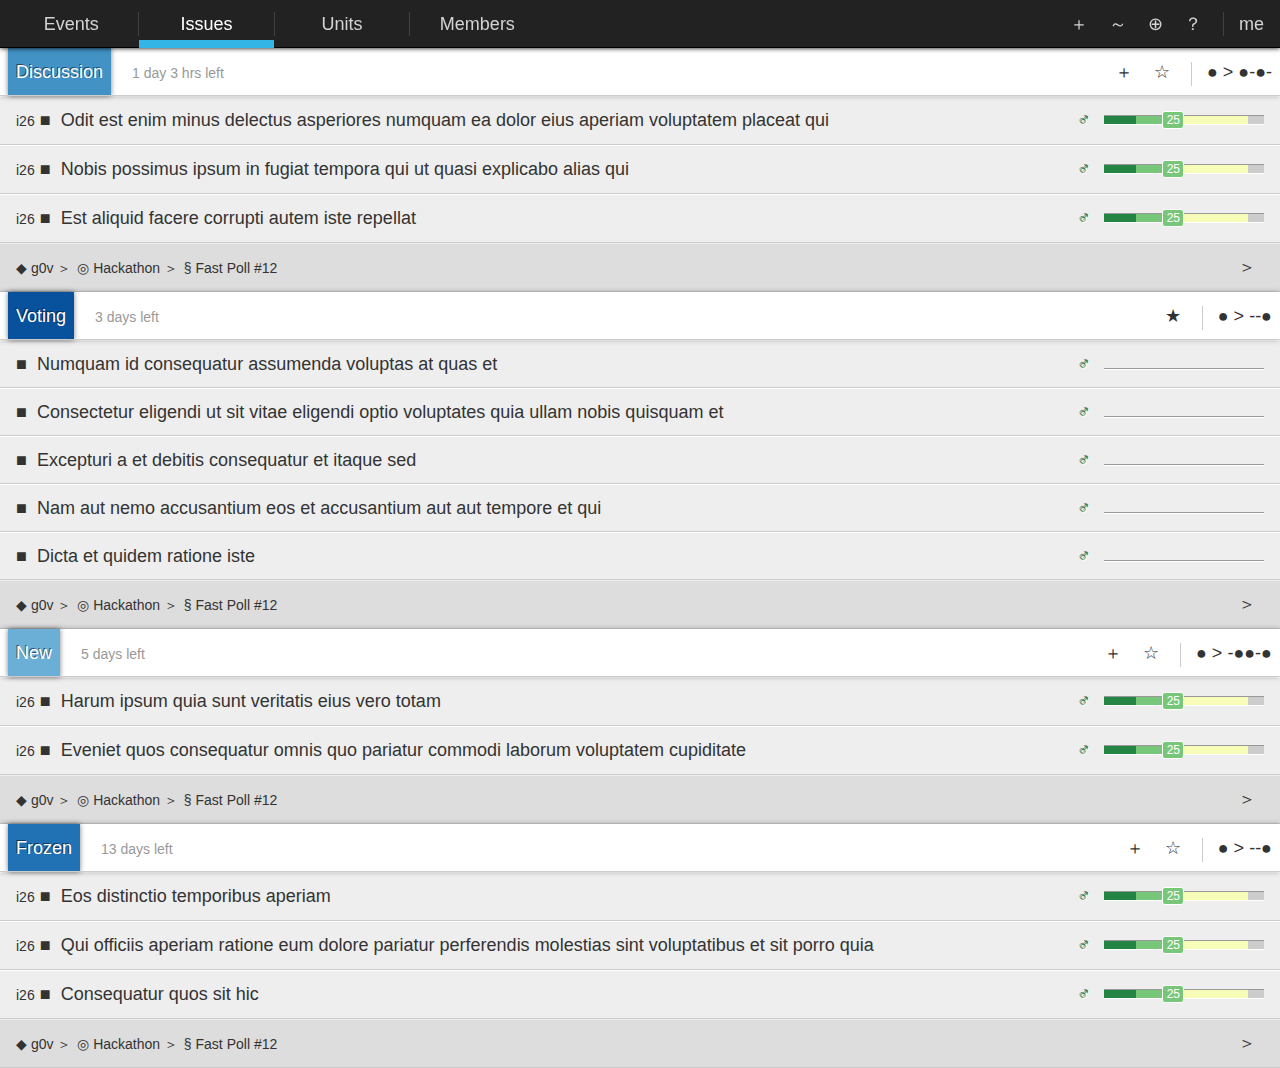
<file: index.html>
<!DOCTYPE html>
<!--[if lt IE 7]>      <html class="no-js lt-ie9 lt-ie8 lt-ie7"> <![endif]-->
<!--[if IE 7]>         <html class="no-js lt-ie9 lt-ie8"> <![endif]-->
<!--[if IE 8]>         <html class="no-js lt-ie9"> <![endif]-->
<!--[if gt IE 8]><!--> <html class="no-js"> <!--<![endif]-->
    <head>
        <meta charset="utf-8">
        <meta http-equiv="X-UA-Compatible" content="IE=edge,chrome=1">
        <title>  Issue List
 | pirate feedback ui redesign</title>
        <meta name="description" content="">
        <meta name="viewport" content="width=device-width">

        <!-- Place favicon.ico and apple-touch-icon.png in the root directory -->

        <link rel="stylesheet" href="css/normalize.css">
        <link rel="stylesheet" href="css/main.css">
        <script src="js/vendor/modernizr-2.6.2.min.js"></script>
    </head>
    <body>
        <!--[if lt IE 7]>
            <p class="chromeframe">You are using an <strong>outdated</strong> browser. Please <a href="http://browsehappy.com/">upgrade your browser</a> or <a href="http://www.google.com/chromeframe/?redirect=true">activate Google Chrome Frame</a> to improve your experience.</p>
        <![endif]-->

        <!-- Add your site or application content here -->

        <section class="bar nav">
            <a class="current" name="show-main-menu">  Issues
</a>
            <ul class="main-menu">
                <li ><a href="events.html">Events</a></li>
                <li   class="on"
><a href="index.html">Issues</a></li>
                <li ><a href="units.html">Units</a></li>
                <li ><a href="members.html">Members</a></li>
            </ul>
            <ul class="main-menu-spinner" style="display:none">
                <li><a href="events.html">Events</a></li>
                <li><a href="index.html">Issues</a></li>
                <li><a href="units.html">Units</a></li>
                <li><a href="members.html">Members</a></li>
            </ul>
            <span class="action">
                <a class="action-icon" name="new-issue">＋</a>
                <a class="action-icon" name="show-issue-filter">～</a>
                <a class="action-icon" name="search">⊕</a>
                <a class="action-icon" name="show-hint">？</a></li>
                <span class="profile-menu"><a class="action-icon" name="show-profile-menu">me</a>
                    <ul class="profile-menu-spinner" style="display:none">
                        <li><a href="">※　Profile</a></li>
                        <li><a href="">※　Settings</a></li>
                        <li><a href="">※　Admin</a></li>
                        <li><a href="">※　Logout</a></li>
                        <li><a href="">※　About</a></li>
                    </ul>
                </span>
            </span>
        </section>

        <section id="content-wrapper">

            <header class="bar level-1 issue">
                <span class="phase discussion">Discussion</span>
                <span class="time-left meta-text">1 day 3 hrs left</span>
                <span class="action">
                    <a class="action-icon new-initiaitve">＋</a>
                    <a class="action-icon add-interest">☆</a>
                    <a class="action-delegation">● > ●-●-</a>
                </span>
            </header>
            <article class="bar level-2 initiative-title">
                <span class="user-status action">
                    <span class="status direct-support">♂</span>
                    <a class="progress-bar" name="show-initiative-members">
                        <span class="progress-amount direct-support"></span>
                        <span class="progress-amount indirect-support">
                            <span class="progress-number">25</span>
                        </span>
                        <span class="progress-amount potential-support"></span>
                    </a>
                </span>
                <span class="meta-text">i26</span>
                <span class="description-icon">■</span>
                <span>Odit est enim minus delectus asperiores numquam ea dolor eius aperiam voluptatem placeat qui
                </span>
            </article>
            <article class="bar level-2 initiative-title">
                <span class="user-status action">
                    <span class="status direct-support">♂</span>
                    <a class="progress-bar" name="show-initiative-members">
                        <span class="progress-amount direct-support"></span>
                        <span class="progress-amount indirect-support">
                            <span class="progress-number">25</span>
                        </span>
                        <span class="progress-amount potential-support"></span>
                    </a>
                </span>
                <span class="meta-text">i26</span>
                <span class="description-icon">■</span>
                <span>Nobis possimus ipsum in fugiat tempora qui ut quasi explicabo alias qui
                </span>
            </article>
            <article class="bar level-2 initiative-title">
                <span class="user-status action">
                    <span class="status direct-support">♂</span>
                    <a class="progress-bar" name="show-initiative-members">
                        <span class="progress-amount direct-support"></span>
                        <span class="progress-amount indirect-support">
                            <span class="progress-number">25</span>
                        </span>
                        <span class="progress-amount potential-support"></span>
                    </a>
                </span>
                <span class="meta-text">i26</span>
                <span class="description-icon">■</span>
                <span>Est aliquid facere corrupti autem iste repellat
                </span>
            </article>
            <footer class="bar level-3">
                <span class="meta-text">
                    <span>◆ g0v</span>
                    <span class="description-icon">＞</span>
                    <span>◎ Hackathon</span>
                    <span class="description-icon">＞</span>
                    <span>§ Fast Poll #12</span>
                </span>
                <span class="action">
                    <a href="issue.html" class="action-icon">＞</a>
                </span>
            </footer>
            <header class="bar level-1 issue">
                <span class="phase voting">Voting</span>
                <span class="time-left meta-text">3 days left</span>
                <span class="action">
                    <a class="action-icon add-interest">★</a>
                    <a class="action-delegation">● > --●</a>
                </span>
            </header>
            <article class="bar level-2 initiative-title">
                <span class="user-status">
                    <span class="status direct-support">♂</span>
                    <a class="progress-bar voting">
                    </a>
                </span>
                <span class="description-icon">■</span>
                <span>Numquam id consequatur assumenda voluptas at quas et
                </span>
            </article>
            <article class="bar level-2 initiative-title">
                <span class="user-status">
                    <span class="status direct-support">♂</span>
                    <a class="progress-bar voting">
                    </a>
                </span>
                <span class="description-icon">■</span>
                <span>Consectetur eligendi ut sit vitae eligendi optio voluptates quia ullam nobis quisquam et
                </span>
            </article>
            <article class="bar level-2 initiative-title">
                <span class="user-status">
                    <span class="status direct-support">♂</span>
                    <a class="progress-bar voting">
                    </a>
                </span>
                <span class="description-icon">■</span>
                <span>Excepturi a et debitis consequatur et itaque sed
                </span>
            </article>
            <article class="bar level-2 initiative-title">
                <span class="user-status">
                    <span class="status direct-support">♂</span>
                    <a class="progress-bar voting">
                    </a>
                </span>
                <span class="description-icon">■</span>
                <span>Nam aut nemo accusantium eos et accusantium aut aut tempore et qui
                </span>
            </article>
            <article class="bar level-2 initiative-title">
                <span class="user-status">
                    <span class="status direct-support">♂</span>
                    <a class="progress-bar voting">
                    </a>
                </span>
                <span class="description-icon">■</span>
                <span>Dicta et quidem ratione iste
                </span>
            </article>
            <footer class="bar level-3">
                <span class="meta-text">
                    <span>◆ g0v</span>
                    <span class="description-icon">＞</span>
                    <span>◎ Hackathon</span>
                    <span class="description-icon">＞</span>
                    <span>§ Fast Poll #12</span>
                </span>
                <span class="action">
                    <a href="issue.html" class="action-icon">＞</a>
                </span>
            </footer>
            <header class="bar level-1 issue">
                <span class="phase admission">New</span>
                <span class="time-left meta-text">5 days left</span>
                <span class="action">
                    <a class="action-icon new-initiaitve">＋</a>
                    <a class="action-icon add-interest">☆</a>
                    <a class="action-delegation">● > -●●-●</a>
                </span>
            </header>
            <article class="bar level-2 initiative-title">
                <span class="user-status action">
                    <span class="status direct-support">♂</span>
                    <a class="progress-bar" name="show-initiative-members">
                        <span class="progress-amount direct-support"></span>
                        <span class="progress-amount indirect-support">
                            <span class="progress-number">25</span>
                        </span>
                        <span class="progress-amount potential-support"></span>
                    </a>
                </span>
                <span class="meta-text">i26</span>
                <span class="description-icon">■</span>
                <span>Harum ipsum quia sunt veritatis eius vero totam
                </span>
            </article>
            <article class="bar level-2 initiative-title">
                <span class="user-status action">
                    <span class="status direct-support">♂</span>
                    <a class="progress-bar" name="show-initiative-members">
                        <span class="progress-amount direct-support"></span>
                        <span class="progress-amount indirect-support">
                            <span class="progress-number">25</span>
                        </span>
                        <span class="progress-amount potential-support"></span>
                    </a>
                </span>
                <span class="meta-text">i26</span>
                <span class="description-icon">■</span>
                <span>Eveniet quos consequatur omnis quo pariatur commodi laborum voluptatem cupiditate
                </span>
            </article>
            <footer class="bar level-3">
                <span class="meta-text">
                    <span>◆ g0v</span>
                    <span class="description-icon">＞</span>
                    <span>◎ Hackathon</span>
                    <span class="description-icon">＞</span>
                    <span>§ Fast Poll #12</span>
                </span>
                <span class="action">
                    <a href="issue.html" class="action-icon">＞</a>
                </span>
            </footer>
            <header class="bar level-1 issue">
                <span class="phase verification">Frozen</span>
                <span class="time-left meta-text">13 days left</span>
                <span class="action">
                    <a class="action-icon new-initiaitve">＋</a>
                    <a class="action-icon add-interest">☆</a>
                    <a class="action-delegation">● > --●</a>
                </span>
            </header>
            <article class="bar level-2 initiative-title">
                <span class="user-status action">
                    <span class="status direct-support">♂</span>
                    <a class="progress-bar" name="show-initiative-members">
                        <span class="progress-amount direct-support"></span>
                        <span class="progress-amount indirect-support">
                            <span class="progress-number">25</span>
                        </span>
                        <span class="progress-amount potential-support"></span>
                    </a>
                </span>
                <span class="meta-text">i26</span>
                <span class="description-icon">■</span>
                <span>Eos distinctio temporibus aperiam
                </span>
            </article>
            <article class="bar level-2 initiative-title">
                <span class="user-status action">
                    <span class="status direct-support">♂</span>
                    <a class="progress-bar" name="show-initiative-members">
                        <span class="progress-amount direct-support"></span>
                        <span class="progress-amount indirect-support">
                            <span class="progress-number">25</span>
                        </span>
                        <span class="progress-amount potential-support"></span>
                    </a>
                </span>
                <span class="meta-text">i26</span>
                <span class="description-icon">■</span>
                <span>Qui officiis aperiam ratione eum dolore pariatur perferendis molestias sint voluptatibus et sit porro quia
                </span>
            </article>
            <article class="bar level-2 initiative-title">
                <span class="user-status action">
                    <span class="status direct-support">♂</span>
                    <a class="progress-bar" name="show-initiative-members">
                        <span class="progress-amount direct-support"></span>
                        <span class="progress-amount indirect-support">
                            <span class="progress-number">25</span>
                        </span>
                        <span class="progress-amount potential-support"></span>
                    </a>
                </span>
                <span class="meta-text">i26</span>
                <span class="description-icon">■</span>
                <span>Consequatur quos sit hic
                </span>
            </article>
            <footer class="bar level-3">
                <span class="meta-text">
                    <span>◆ g0v</span>
                    <span class="description-icon">＞</span>
                    <span>◎ Hackathon</span>
                    <span class="description-icon">＞</span>
                    <span>§ Fast Poll #12</span>
                </span>
                <span class="action">
                    <a href="issue.html" class="action-icon">＞</a>
                </span>
            </footer>
        </section>

        <!-- javascript-->
        <script src="//ajax.googleapis.com/ajax/libs/jquery/1.9.1/jquery.min.js"></script>
        <script>window.jQuery || document.write('<script src="js/vendor/jquery-1.9.1.min.js"><\/script>')</script>
        <script src="js/plugins.js"></script>
        <script src="js/main.js"></script>
        

        <!-- Google Analytics: change UA-XXXXX-X to be your site's ID. 
        <script>
            var _gaq=[['_setAccount','UA-XXXXX-X'],['_trackPageview']];
            (function(d,t){var g=d.createElement(t),s=d.getElementsByTagName(t)[0];
            g.src='//www.google-analytics.com/ga.js';
            s.parentNode.insertBefore(g,s)}(document,'script'));
        </script>
        -->
    </body>
</html>
</file>
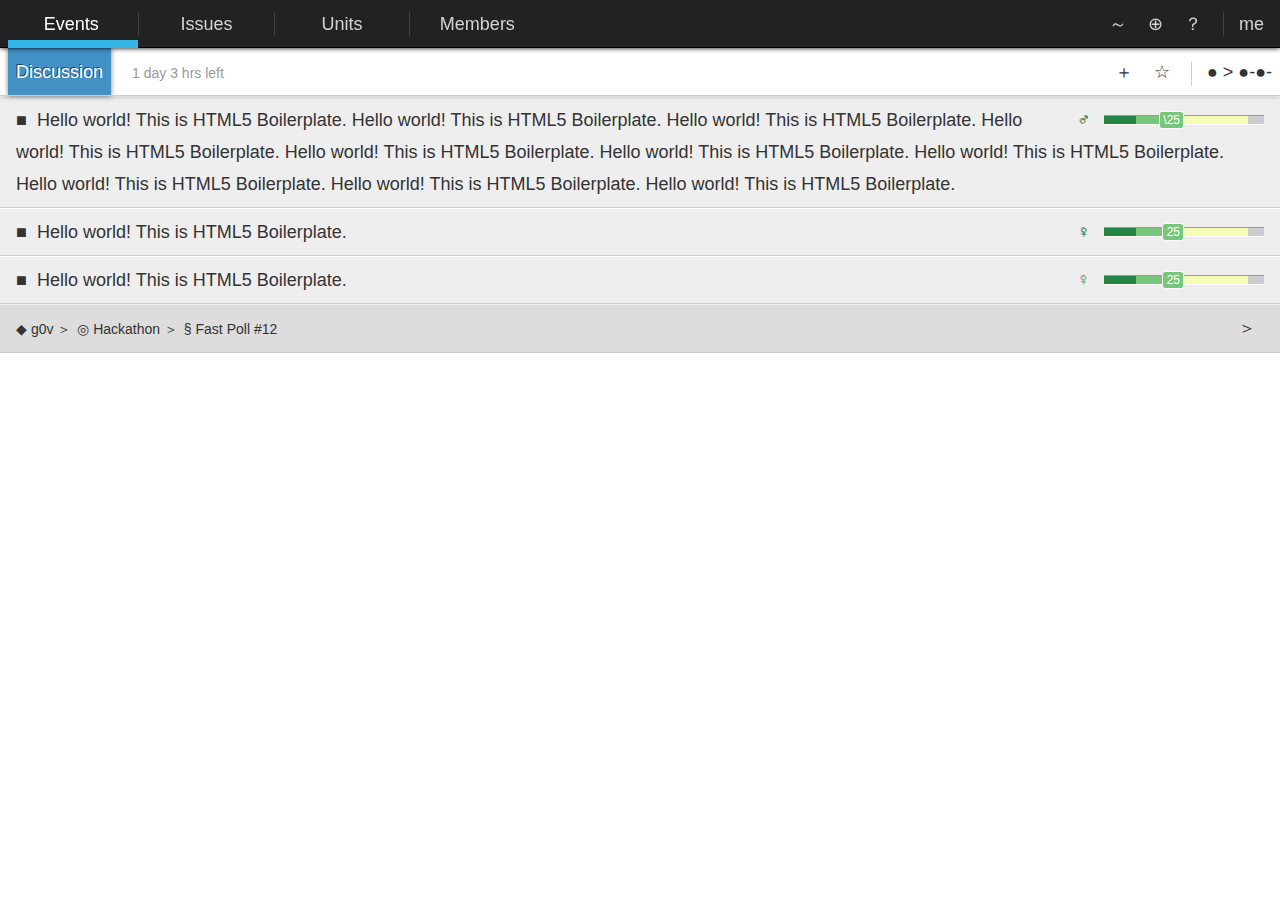
<file: events.html>
<!DOCTYPE html>
<!--[if lt IE 7]>      <html class="no-js lt-ie9 lt-ie8 lt-ie7"> <![endif]-->
<!--[if IE 7]>         <html class="no-js lt-ie9 lt-ie8"> <![endif]-->
<!--[if IE 8]>         <html class="no-js lt-ie9"> <![endif]-->
<!--[if gt IE 8]><!--> <html class="no-js"> <!--<![endif]-->
    <head>
        <meta charset="utf-8">
        <meta http-equiv="X-UA-Compatible" content="IE=edge,chrome=1">
        <title>  Events
 | pirate feedback ui redesign</title>
        <meta name="description" content="">
        <meta name="viewport" content="width=device-width">

        <!-- Place favicon.ico and apple-touch-icon.png in the root directory -->

        <link rel="stylesheet" href="css/normalize.css">
        <link rel="stylesheet" href="css/main.css">
        <script src="js/vendor/modernizr-2.6.2.min.js"></script>
    </head>
    <body>
        <!--[if lt IE 7]>
            <p class="chromeframe">You are using an <strong>outdated</strong> browser. Please <a href="http://browsehappy.com/">upgrade your browser</a> or <a href="http://www.google.com/chromeframe/?redirect=true">activate Google Chrome Frame</a> to improve your experience.</p>
        <![endif]-->

        <!-- Add your site or application content here -->

        <section class="bar nav">
            <a class="current" name="show-main-menu">  Events
</a>
            <ul class="main-menu">
                <li   class="on"
><a href="events.html">Events</a></li>
                <li ><a href="index.html">Issues</a></li>
                <li ><a href="units.html">Units</a></li>
                <li ><a href="members.html">Members</a></li>
            </ul>
            <ul class="main-menu-spinner" style="display:none">
                <li><a href="events.html">Events</a></li>
                <li><a href="index.html">Issues</a></li>
                <li><a href="units.html">Units</a></li>
                <li><a href="members.html">Members</a></li>
            </ul>
            <span class="action">
                <a class="action-icon" name="show-issue-filter">～</a>
                <a class="action-icon" name="search">⊕</a>
                <a class="action-icon" name="show-hint">？</a></li>
                <span class="profile-menu"><a class="action-icon" name="show-profile-menu">me</a>
                    <ul class="profile-menu-spinner" style="display:none">
                        <li><a href="">※　Profile</a></li>
                        <li><a href="">※　Settings</a></li>
                        <li><a href="">※　Admin</a></li>
                        <li><a href="">※　Logout</a></li>
                        <li><a href="">※　About</a></li>
                    </ul>
                </span>
            </span>
        </section>

        <section id="content-wrapper">

            <header class="bar level-1 issue">
                <span class="phase discussion">Discussion</span>
                <span class="time-left meta-text">1 day 3 hrs left</span>
                <span class="action">
                    <a href="" class="action-icon">＋</a>
                    <a href="" class="action-icon">☆</a>
                    <a href="" class="action-delegation">● > ●-●-</a>
                </span>
            </header>
            <article class="bar level-2 initiative">
                <span class="user-status">
                    <span class="status direct-support">♂</span>
                    <span class="progress-bar">
                        <span class="progress-amount direct-support"></span>
                        <span class="progress-amount indirect-support">
                            <span class="progress-number">\25</span>
                        </span>
                        <span class="progress-amount potential-support"></span>
                    </span>
                </span>
                <span class="description-icon">■</span>
                <span>Hello world! This is HTML5 Boilerplate. Hello world! This is HTML5 Boilerplate. Hello world! This is HTML5 Boilerplate. Hello world! This is HTML5 Boilerplate. Hello world! This is HTML5 Boilerplate. Hello world! This is HTML5 Boilerplate. Hello world! This is HTML5 Boilerplate. Hello world! This is HTML5 Boilerplate. Hello world! This is HTML5 Boilerplate. Hello world! This is HTML5 Boilerplate.</span>
            </article>
            <article class="bar level-2">
                <span class="user-status">
                    <span class="status direct-support">♀</span>
                    <span class="progress-bar">
                        <span class="progress-amount direct-support"></span>
                        <span class="progress-amount indirect-support">
                            <span class="progress-number">25</span>
                        </span>
                        <span class="progress-amount potential-support"></span>
                    </span>
                </span>
                <span class="description-icon">■</span>
                <span>Hello world! This is HTML5 Boilerplate.</span>
            </article>
            <article class="bar level-2">
                <span class="user-status">
                    <span class="status indirect-support">♀</span>
                    <span class="progress-bar">
                        <span class="progress-amount direct-support"></span>
                        <span class="progress-amount indirect-support">
                            <span class="progress-number">25</span>
                        </span>
                        <span class="progress-amount potential-support"></span>
                    </span>
                </span>
                <span class="description-icon">■</span>
                <span>Hello world! This is HTML5 Boilerplate.</span>
            </article>
            <footer class="bar level-3">
                <span class="meta-text">
                    <span>◆ g0v</span>
                    <span class="description-icon">＞</span>
                    <span>◎ Hackathon</span>
                    <span class="description-icon">＞</span>
                    <span>§ Fast Poll #12</span>
                </span>
                <span class="action">
                    <a href="" class="action-icon">＞</a>
                </span>
            </footer>
        </section>

        <!-- javascript-->
        <script src="//ajax.googleapis.com/ajax/libs/jquery/1.9.1/jquery.min.js"></script>
        <script>window.jQuery || document.write('<script src="js/vendor/jquery-1.9.1.min.js"><\/script>')</script>
        <script src="js/plugins.js"></script>
        <script src="js/main.js"></script>
        

        <!-- Google Analytics: change UA-XXXXX-X to be your site's ID. 
        <script>
            var _gaq=[['_setAccount','UA-XXXXX-X'],['_trackPageview']];
            (function(d,t){var g=d.createElement(t),s=d.getElementsByTagName(t)[0];
            g.src='//www.google-analytics.com/ga.js';
            s.parentNode.insertBefore(g,s)}(document,'script'));
        </script>
        -->
    </body>
</html>
</file>
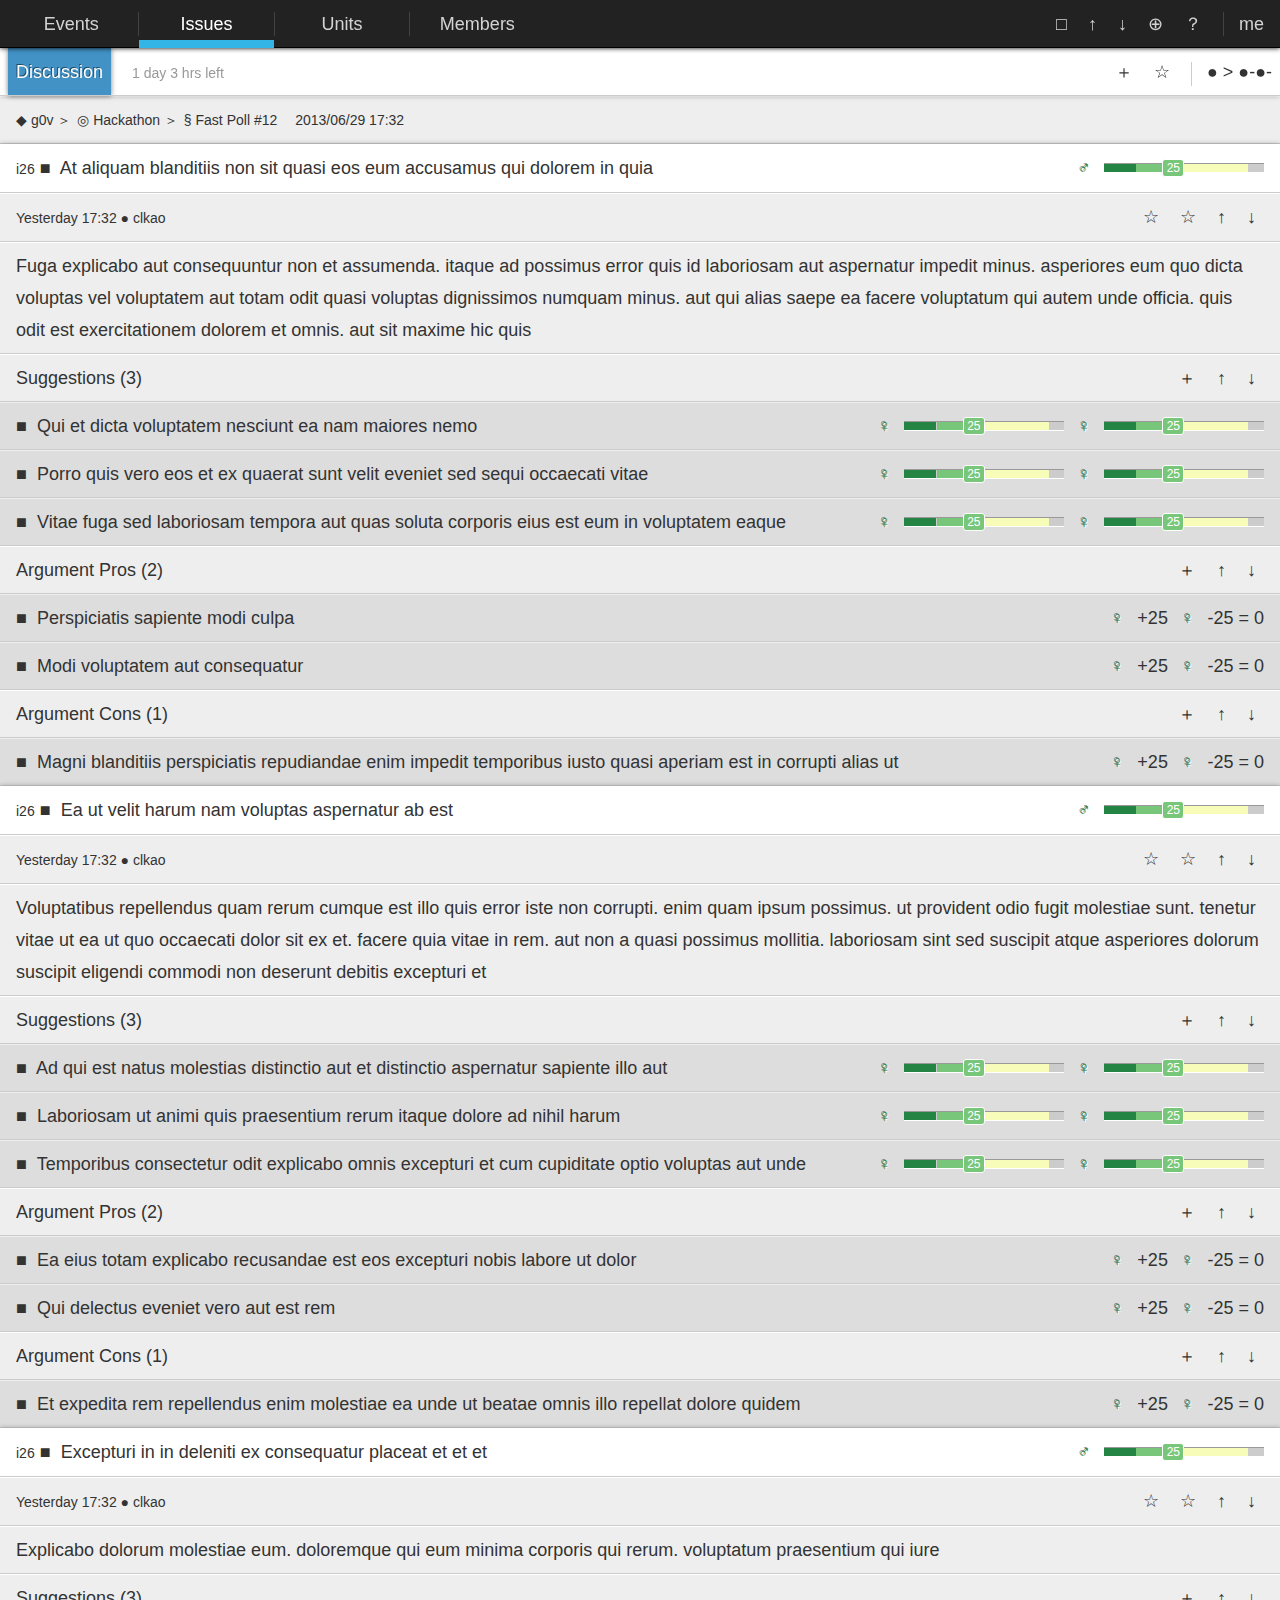
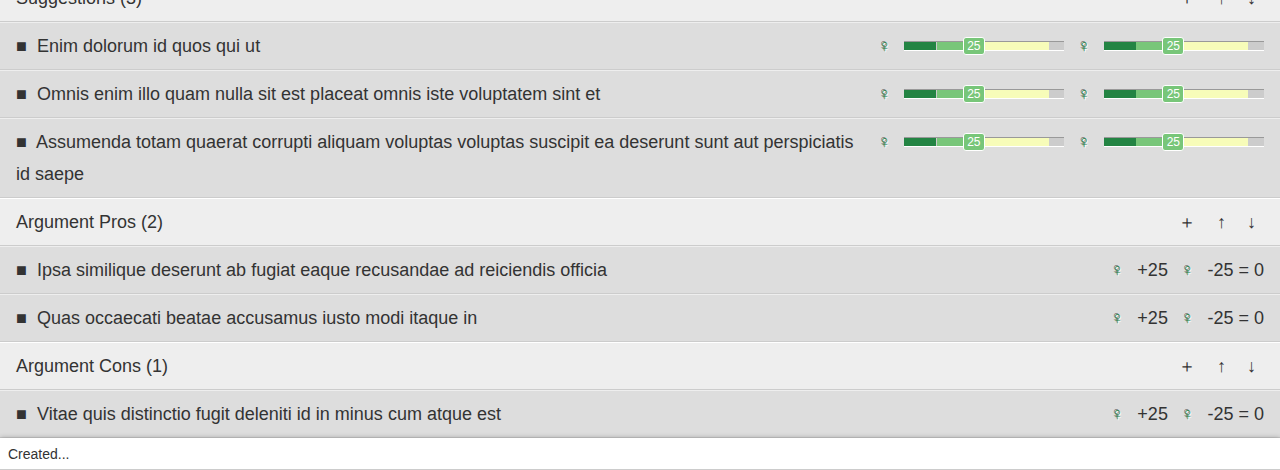
<file: issue.html>
<!DOCTYPE html>
<!--[if lt IE 7]>      <html class="no-js lt-ie9 lt-ie8 lt-ie7"> <![endif]-->
<!--[if IE 7]>         <html class="no-js lt-ie9 lt-ie8"> <![endif]-->
<!--[if IE 8]>         <html class="no-js lt-ie9"> <![endif]-->
<!--[if gt IE 8]><!--> <html class="no-js"> <!--<![endif]-->
    <head>
        <meta charset="utf-8">
        <meta http-equiv="X-UA-Compatible" content="IE=edge,chrome=1">
        <title>  Issue Page
 | pirate feedback ui redesign</title>
        <meta name="description" content="">
        <meta name="viewport" content="width=device-width">

        <!-- Place favicon.ico and apple-touch-icon.png in the root directory -->

        <link rel="stylesheet" href="css/normalize.css">
        <link rel="stylesheet" href="css/main.css">
        <script src="js/vendor/modernizr-2.6.2.min.js"></script>
    </head>
    <body>
        <!--[if lt IE 7]>
            <p class="chromeframe">You are using an <strong>outdated</strong> browser. Please <a href="http://browsehappy.com/">upgrade your browser</a> or <a href="http://www.google.com/chromeframe/?redirect=true">activate Google Chrome Frame</a> to improve your experience.</p>
        <![endif]-->

        <!-- Add your site or application content here -->

        <section class="bar nav">
            <a class="current" name="show-main-menu">  Issues
</a>
            <ul class="main-menu">
                <li ><a href="events.html">Events</a></li>
                <li   class="on"
><a href="index.html">Issues</a></li>
                <li ><a href="units.html">Units</a></li>
                <li ><a href="members.html">Members</a></li>
            </ul>
            <ul class="main-menu-spinner" style="display:none">
                <li><a href="events.html">Events</a></li>
                <li><a href="index.html">Issues</a></li>
                <li><a href="units.html">Units</a></li>
                <li><a href="members.html">Members</a></li>
            </ul>
            <span class="action">
                <a class="action-icon" name="show-pad">□</a>
                <a class="action-icon" name="collapse-all-initiatives">↑</a>
                <a class="action-icon" name="expand-all-initiatives">↓</a>
                <a class="action-icon" name="search">⊕</a>
                <a class="action-icon" name="show-hint">？</a></li>
                <span class="profile-menu"><a class="action-icon" name="show-profile-menu">me</a>
                    <ul class="profile-menu-spinner" style="display:none">
                        <li><a href="">※　Profile</a></li>
                        <li><a href="">※　Settings</a></li>
                        <li><a href="">※　Admin</a></li>
                        <li><a href="">※　Logout</a></li>
                        <li><a href="">※　About</a></li>
                    </ul>
                </span>
            </span>
        </section>

        <section id="content-wrapper">

            <div class="issue-detail-title">
            <header class="bar level-1 issue">
                <span class="phase discussion">Discussion</span>
                <span class="time-left meta-text">1 day 3 hrs left</span>
                <span class="action">
                    <a class="action-icon new-initiaitve">＋</a>
                    <a class="action-icon add-interest">☆</a>
                    <a class="action-delegation">● > ●-●-</a>
                </span>
            </header>
            </div>

            <div class="issue-detail-content">
            <aside class="level-2 meta-text">
                <span class="location">
                    <span>◆ g0v</span>
                    <span class="description-icon">＞</span>
                    <span>◎ Hackathon</span>
                    <span class="description-icon">＞</span>
                    <span>§ Fast Poll #12</span>
                </span>
                <span class="timestamp">
                    <span>　2013/06/29 17:32</span>
                </span>
            </aside>

            <div class="initiative-wrapper">
            <article class="bar level-2 initiative-title">
                <span class="user-status action">
                    <span class="status direct-support">♂</span>
                    <a class="progress-bar" name="show-initiative-members">
                        <span class="progress-amount direct-support"></span>
                        <span class="progress-amount indirect-support">
                            <span class="progress-number">25</span>
                        </span>
                        <span class="progress-amount potential-support"></span>
                    </a>
                </span>
                <span class="meta-text">i26</span>
                <span class="description-icon">■</span>
                <span>At aliquam blanditiis non sit quasi eos eum accusamus qui dolorem in quia
                </span>
            </article>

            <aside class="bar level-2 initiative-members" style="display:none">
                <span class="member">
                    <span>●</span>
                    <span class="status">♂</span>
                </span>
                <span class="member">
                    <span>●</span>
                    <span class="status">♂</span>
                </span>
                <span class="member">
                    <span>●</span>
                    <span class="status">♂</span>
                </span>
            </aside>
            <aside class="bar level-2 initiative-meta">
                <span class="action">
                    <a class="action-icon"  name="support-initiative">☆</a>
                    <a class="action-icon"  name="subscribe-initiative">☆</a>
                    <a class="action-icon" name="collapse-initiative">↑</a>
                    <a class="action-icon" name="expand-initiative">↓</a>
                </span>
                <span class="meta-text">
                    <span>Yesterday 17:32 ● clkao</span>
                </span>
            </aside>
            <article class="bar level-2 initiative-content">
                <span>Fuga explicabo aut consequuntur non et assumenda. itaque ad possimus error quis id laboriosam aut aspernatur impedit minus. asperiores eum quo dicta voluptas vel voluptatem aut totam odit quasi voluptas dignissimos numquam minus. aut qui alias saepe ea facere voluptatum qui autem unde officia. quis odit est exercitationem dolorem et omnis. aut sit maxime hic quis
                </span>
            </article>
        <div class="suggestions-wrapper">
            <aside class="bar level-2 initiative-suggestion">
                <span class="action">
                    <a class="action-icon new"  name="new-suggestion">＋</a>
                    <a class="action-icon collapse" name="collapse-suggestions">↑</a>
                    <a class="action-icon expand" name="expand-suggestions">↓</a>
                </span>
                <span>Suggestions (3)</span>
            </aside>
        <div class="suggestion-wrapper">
            <header class="bar level-3 suggestion-title">
                <span class="user-status  action">
                    <span class="status direct-support">♀</span>
                    <a class="progress-bar" name="show-suggestion-members">
                        <span class="progress-amount direct-support"></span>
                        <span class="progress-amount indirect-support">
                            <span class="progress-number">25</span>
                        </span>
                        <span class="progress-amount potential-support"></span>
                    </a>
                    <span class="status direct-support">♀</span>
                    <a class="progress-bar"name="show-suggestion-members">
                        <span class="progress-amount direct-support"></span>
                        <span class="progress-amount indirect-support">
                            <span class="progress-number">25</span>
                        </span>
                        <span class="progress-amount potential-support"></span>
                    </a>
                </span>
                <span class="description-icon">■</span>
                <span>Qui et dicta voluptatem nesciunt ea nam maiores nemo</span>
            </header>
            <aside class="bar level-3 suggestion-members" style="display:none">
                <span class="member">
                    <span>●</span>
                    <span class="status">♂</span>
                </span>
                <span class="member">
                    <span>●</span>
                    <span class="status">♂</span>
                </span>
                <span class="member">
                    <span>●</span>
                    <span class="status">♂</span>
                </span>
            </aside>
            <aside class="bar level-3 suggestion-meta" style="display:none">
                <span class="action">
                    <a class="action-icon">☆</a>
                    <a class="action-icon">☆</a>
                    <a class="action-icon">☆</a>
                    <a class="action-icon">☆</a>
                    <a class="action-icon">☆</a>
                    <a class="action-icon">☆</a>
                </span>
                <span class="meta-text">
                    <span>Yesterday 17:32 ● clkao</span>
                </span>
            </aside>
            <article class="bar level-3 suggestion-content" style="display:none">
                <span>Porro necessitatibus labore quisquam velit sint. soluta tempore provident eum quod dolor aut eveniet rerum hic quia voluptas atque et aliquid. rerum aspernatur ut velit distinctio. veniam est voluptatum iste officia explicabo nesciunt voluptas consectetur soluta aperiam quia vel voluptatem delectus. et qui quis veritatis perspiciatis dolore sed porro non quo voluptates non voluptas sapiente repellendus
                </span>
            </article>
        </div>
        <div class="suggestion-wrapper">
            <header class="bar level-3 suggestion-title">
                <span class="user-status  action">
                    <span class="status direct-support">♀</span>
                    <a class="progress-bar" name="show-suggestion-members">
                        <span class="progress-amount direct-support"></span>
                        <span class="progress-amount indirect-support">
                            <span class="progress-number">25</span>
                        </span>
                        <span class="progress-amount potential-support"></span>
                    </a>
                    <span class="status direct-support">♀</span>
                    <a class="progress-bar"name="show-suggestion-members">
                        <span class="progress-amount direct-support"></span>
                        <span class="progress-amount indirect-support">
                            <span class="progress-number">25</span>
                        </span>
                        <span class="progress-amount potential-support"></span>
                    </a>
                </span>
                <span class="description-icon">■</span>
                <span>Porro quis vero eos et ex quaerat sunt velit eveniet sed sequi occaecati vitae</span>
            </header>
            <aside class="bar level-3 suggestion-members" style="display:none">
                <span class="member">
                    <span>●</span>
                    <span class="status">♂</span>
                </span>
                <span class="member">
                    <span>●</span>
                    <span class="status">♂</span>
                </span>
                <span class="member">
                    <span>●</span>
                    <span class="status">♂</span>
                </span>
            </aside>
            <aside class="bar level-3 suggestion-meta" style="display:none">
                <span class="action">
                    <a class="action-icon">☆</a>
                    <a class="action-icon">☆</a>
                    <a class="action-icon">☆</a>
                    <a class="action-icon">☆</a>
                    <a class="action-icon">☆</a>
                    <a class="action-icon">☆</a>
                </span>
                <span class="meta-text">
                    <span>Yesterday 17:32 ● clkao</span>
                </span>
            </aside>
            <article class="bar level-3 suggestion-content" style="display:none">
                <span>Sunt temporibus vel aut numquam eum eligendi eligendi commodi qui harum vel iusto. sint culpa veniam qui voluptatem qui nihil ut ipsum. quo sint aut saepe fugiat qui omnis corporis aut dolorem voluptatibus architecto
                </span>
            </article>
        </div>
        <div class="suggestion-wrapper">
            <header class="bar level-3 suggestion-title">
                <span class="user-status  action">
                    <span class="status direct-support">♀</span>
                    <a class="progress-bar" name="show-suggestion-members">
                        <span class="progress-amount direct-support"></span>
                        <span class="progress-amount indirect-support">
                            <span class="progress-number">25</span>
                        </span>
                        <span class="progress-amount potential-support"></span>
                    </a>
                    <span class="status direct-support">♀</span>
                    <a class="progress-bar"name="show-suggestion-members">
                        <span class="progress-amount direct-support"></span>
                        <span class="progress-amount indirect-support">
                            <span class="progress-number">25</span>
                        </span>
                        <span class="progress-amount potential-support"></span>
                    </a>
                </span>
                <span class="description-icon">■</span>
                <span>Vitae fuga sed laboriosam tempora aut quas soluta corporis eius est eum in voluptatem eaque</span>
            </header>
            <aside class="bar level-3 suggestion-members" style="display:none">
                <span class="member">
                    <span>●</span>
                    <span class="status">♂</span>
                </span>
                <span class="member">
                    <span>●</span>
                    <span class="status">♂</span>
                </span>
                <span class="member">
                    <span>●</span>
                    <span class="status">♂</span>
                </span>
            </aside>
            <aside class="bar level-3 suggestion-meta" style="display:none">
                <span class="action">
                    <a class="action-icon">☆</a>
                    <a class="action-icon">☆</a>
                    <a class="action-icon">☆</a>
                    <a class="action-icon">☆</a>
                    <a class="action-icon">☆</a>
                    <a class="action-icon">☆</a>
                </span>
                <span class="meta-text">
                    <span>Yesterday 17:32 ● clkao</span>
                </span>
            </aside>
            <article class="bar level-3 suggestion-content" style="display:none">
                <span>Sit pariatur nam doloremque optio mollitia ut animi animi ex. voluptates quia perspiciatis sed qui porro quo fuga modi mollitia ipsum. adipisci ut aliquam id facilis. labore enim sit adipisci rerum sed nihil provident. excepturi minus exercitationem est. error amet expedita nesciunt et sit voluptatem dolorem
                </span>
            </article>
        </div>
        </div>        <div class="argument-pros-wrapper">
            <aside class="bar level-2 initiative-argument">
                <span class="action">
                    <a class="action-icon" name="new-argument-pro">＋</a>
                    <a class="action-icon" name="collapse-argument-pros">↑</a>
                    <a class="action-icon" name="expand-argument-pros">↓</a>
                </span>
                <span>Argument Pros (2)</span>
            </aside>
        <div class="argument-pro-wrapper">
            <header class="bar level-3 argument-title">
                <span class="user-status action">
                    <a name="show-argument-pro-members">
                        <span class="status direct-support">♀</span>
                        <span class="rating">+25</span>
                        <span class="status direct-support">♀</span>
                        <span class="rating">-25</span>
                        <span class="rating">= 0</span>
                    </a>
                </span>
                <span class="description-icon">■</span>
                <span>Perspiciatis sapiente modi culpa</span>
            </header>
            <aside class="bar level-3 argument-members" style="display:none">
                <span class="member">
                    <span>●</span>
                    <span class="status">♂</span>
                </span>
                <span class="member">
                    <span>●</span>
                    <span class="status">♂</span>
                </span>
                <span class="member">
                    <span>●</span>
                    <span class="status">♂</span>
                </span>
            </aside>
            <aside class="bar level-3 argument-meta" style="display:none">
                <span class="action">
                    <a class="action-icon">☆</a>
                    <a class="action-icon">☆</a>
                </span>
                <span class="meta-text">
                    <span>Yesterday 17:32 ● clkao</span>
                </span>
            </aside>
            <article class="bar level-3 argument-content" style="display:none">
                <span>Aut vel maxime aut. culpa laboriosam consequatur dolor et aspernatur quae. sapiente quis voluptatem suscipit illo vel alias rerum adipisci incidunt sit nulla. et placeat natus voluptatem explicabo nulla in vel nisi qui delectus quas assumenda id. et eos eius deleniti. laboriosam iusto non voluptas sint reprehenderit sed nisi voluptatem doloribus odio ut adipisci
                </span>
            </article>
        </div>
        <div class="argument-pro-wrapper">
            <header class="bar level-3 argument-title">
                <span class="user-status action">
                    <a name="show-argument-pro-members">
                        <span class="status direct-support">♀</span>
                        <span class="rating">+25</span>
                        <span class="status direct-support">♀</span>
                        <span class="rating">-25</span>
                        <span class="rating">= 0</span>
                    </a>
                </span>
                <span class="description-icon">■</span>
                <span>Modi voluptatem aut consequatur</span>
            </header>
            <aside class="bar level-3 argument-members" style="display:none">
                <span class="member">
                    <span>●</span>
                    <span class="status">♂</span>
                </span>
                <span class="member">
                    <span>●</span>
                    <span class="status">♂</span>
                </span>
                <span class="member">
                    <span>●</span>
                    <span class="status">♂</span>
                </span>
            </aside>
            <aside class="bar level-3 argument-meta" style="display:none">
                <span class="action">
                    <a class="action-icon">☆</a>
                    <a class="action-icon">☆</a>
                </span>
                <span class="meta-text">
                    <span>Yesterday 17:32 ● clkao</span>
                </span>
            </aside>
            <article class="bar level-3 argument-content" style="display:none">
                <span>Dolore ut rerum inventore. sapiente eius ut et et cupiditate quo qui rerum est aut non nulla in. quia porro dolorem ut. voluptatem nulla consequatur distinctio est quia ut cumque iusto eius
                </span>
            </article>
        </div>
        </div>

        <div class="argument-cons-wrapper">
            <aside class="bar level-2 initiative-argument">
                <span class="action">
                    <a class="action-icon" name="new-argument-con">＋</a>
                    <a class="action-icon" name="collapse-argument-cons">↑</a>
                    <a class="action-icon" name="expand-argument-cons">↓</a>
                </span>
                <span>Argument Cons (1)</span>
            </aside>
        <div class="argument-con-wrapper">
            <header class="bar level-3 argument-title">
                <span class="user-status action">
                    <a name="show-argument-con-members">
                        <span class="status direct-support">♀</span>
                        <span class="rating">+25</span>
                        <span class="status direct-support">♀</span>
                        <span class="rating">-25</span>
                        <span class="rating">= 0</span>
                    </a>
                </span>
                <span class="description-icon">■</span>
                <span>Magni blanditiis perspiciatis repudiandae enim impedit temporibus iusto quasi aperiam est in corrupti alias ut</span>
            </header>
            <aside class="bar level-3 argument-members" style="display:none">
                <span class="member">
                    <span>●</span>
                    <span class="status">♂</span>
                </span>
                <span class="member">
                    <span>●</span>
                    <span class="status">♂</span>
                </span>
                <span class="member">
                    <span>●</span>
                    <span class="status">♂</span>
                </span>
            </aside>
            <aside class="bar level-3 argument-meta" style="display:none">
                <span class="action">
                    <a class="action-icon">☆</a>
                    <a class="action-icon">☆</a>
                </span>
                <span class="meta-text">
                    <span>Yesterday 17:32 ● clkao</span>
                </span>
            </aside>
            <article class="bar level-3 argument-content" style="display:none">
                <span>Est quibusdam placeat cupiditate consequatur sunt quo. repudiandae quaerat in quam ipsam distinctio ab sint. et earum et vel eveniet. cupiditate ratione illum vitae est veniam et inventore voluptates rerum velit. dignissimos ut odit dignissimos. natus natus itaque ut aut sit sit non quibusdam voluptatum nihil unde
                </span>
            </article>
        </div>
        </div>            </div>

            <div class="initiative-wrapper">
            <article class="bar level-2 initiative-title">
                <span class="user-status action">
                    <span class="status direct-support">♂</span>
                    <a class="progress-bar" name="show-initiative-members">
                        <span class="progress-amount direct-support"></span>
                        <span class="progress-amount indirect-support">
                            <span class="progress-number">25</span>
                        </span>
                        <span class="progress-amount potential-support"></span>
                    </a>
                </span>
                <span class="meta-text">i26</span>
                <span class="description-icon">■</span>
                <span>Ea ut velit harum nam voluptas aspernatur ab est
                </span>
            </article>

            <aside class="bar level-2 initiative-members" style="display:none">
                <span class="member">
                    <span>●</span>
                    <span class="status">♂</span>
                </span>
                <span class="member">
                    <span>●</span>
                    <span class="status">♂</span>
                </span>
                <span class="member">
                    <span>●</span>
                    <span class="status">♂</span>
                </span>
            </aside>
            <aside class="bar level-2 initiative-meta">
                <span class="action">
                    <a class="action-icon"  name="support-initiative">☆</a>
                    <a class="action-icon"  name="subscribe-initiative">☆</a>
                    <a class="action-icon" name="collapse-initiative">↑</a>
                    <a class="action-icon" name="expand-initiative">↓</a>
                </span>
                <span class="meta-text">
                    <span>Yesterday 17:32 ● clkao</span>
                </span>
            </aside>
            <article class="bar level-2 initiative-content">
                <span>Voluptatibus repellendus quam rerum cumque est illo quis error iste non corrupti. enim quam ipsum possimus. ut provident odio fugit molestiae sunt. tenetur vitae ut ea ut quo occaecati dolor sit ex et. facere quia vitae in rem. aut non a quasi possimus mollitia. laboriosam sint sed suscipit atque asperiores dolorum suscipit eligendi commodi non deserunt debitis excepturi et
                </span>
            </article>
        <div class="suggestions-wrapper">
            <aside class="bar level-2 initiative-suggestion">
                <span class="action">
                    <a class="action-icon new"  name="new-suggestion">＋</a>
                    <a class="action-icon collapse" name="collapse-suggestions">↑</a>
                    <a class="action-icon expand" name="expand-suggestions">↓</a>
                </span>
                <span>Suggestions (3)</span>
            </aside>
        <div class="suggestion-wrapper">
            <header class="bar level-3 suggestion-title">
                <span class="user-status  action">
                    <span class="status direct-support">♀</span>
                    <a class="progress-bar" name="show-suggestion-members">
                        <span class="progress-amount direct-support"></span>
                        <span class="progress-amount indirect-support">
                            <span class="progress-number">25</span>
                        </span>
                        <span class="progress-amount potential-support"></span>
                    </a>
                    <span class="status direct-support">♀</span>
                    <a class="progress-bar"name="show-suggestion-members">
                        <span class="progress-amount direct-support"></span>
                        <span class="progress-amount indirect-support">
                            <span class="progress-number">25</span>
                        </span>
                        <span class="progress-amount potential-support"></span>
                    </a>
                </span>
                <span class="description-icon">■</span>
                <span>Ad qui est natus molestias distinctio aut et distinctio aspernatur sapiente illo aut</span>
            </header>
            <aside class="bar level-3 suggestion-members" style="display:none">
                <span class="member">
                    <span>●</span>
                    <span class="status">♂</span>
                </span>
                <span class="member">
                    <span>●</span>
                    <span class="status">♂</span>
                </span>
                <span class="member">
                    <span>●</span>
                    <span class="status">♂</span>
                </span>
            </aside>
            <aside class="bar level-3 suggestion-meta" style="display:none">
                <span class="action">
                    <a class="action-icon">☆</a>
                    <a class="action-icon">☆</a>
                    <a class="action-icon">☆</a>
                    <a class="action-icon">☆</a>
                    <a class="action-icon">☆</a>
                    <a class="action-icon">☆</a>
                </span>
                <span class="meta-text">
                    <span>Yesterday 17:32 ● clkao</span>
                </span>
            </aside>
            <article class="bar level-3 suggestion-content" style="display:none">
                <span>Totam ipsam nihil autem quos modi id est debitis voluptas quia iste sint voluptas. asperiores velit iste ad est. repellat dicta sint voluptas voluptatem labore incidunt adipisci a
                </span>
            </article>
        </div>
        <div class="suggestion-wrapper">
            <header class="bar level-3 suggestion-title">
                <span class="user-status  action">
                    <span class="status direct-support">♀</span>
                    <a class="progress-bar" name="show-suggestion-members">
                        <span class="progress-amount direct-support"></span>
                        <span class="progress-amount indirect-support">
                            <span class="progress-number">25</span>
                        </span>
                        <span class="progress-amount potential-support"></span>
                    </a>
                    <span class="status direct-support">♀</span>
                    <a class="progress-bar"name="show-suggestion-members">
                        <span class="progress-amount direct-support"></span>
                        <span class="progress-amount indirect-support">
                            <span class="progress-number">25</span>
                        </span>
                        <span class="progress-amount potential-support"></span>
                    </a>
                </span>
                <span class="description-icon">■</span>
                <span>Laboriosam ut animi quis praesentium rerum itaque dolore ad nihil harum</span>
            </header>
            <aside class="bar level-3 suggestion-members" style="display:none">
                <span class="member">
                    <span>●</span>
                    <span class="status">♂</span>
                </span>
                <span class="member">
                    <span>●</span>
                    <span class="status">♂</span>
                </span>
                <span class="member">
                    <span>●</span>
                    <span class="status">♂</span>
                </span>
            </aside>
            <aside class="bar level-3 suggestion-meta" style="display:none">
                <span class="action">
                    <a class="action-icon">☆</a>
                    <a class="action-icon">☆</a>
                    <a class="action-icon">☆</a>
                    <a class="action-icon">☆</a>
                    <a class="action-icon">☆</a>
                    <a class="action-icon">☆</a>
                </span>
                <span class="meta-text">
                    <span>Yesterday 17:32 ● clkao</span>
                </span>
            </aside>
            <article class="bar level-3 suggestion-content" style="display:none">
                <span>Minus maiores voluptas repellendus consectetur tempora tenetur facere ea quia tempore reiciendis. dolorem doloremque sapiente et suscipit aspernatur omnis soluta nostrum quaerat recusandae veniam molestiae aperiam ipsum. nulla neque temporibus aut et eos assumenda fugit cumque ratione et est iure eum qui. dolor dignissimos saepe ducimus in tempora non et consequatur et nisi qui expedita. quia aspernatur et quasi placeat aut delectus repellendus. earum incidunt sint quo dolores dicta minus harum dolorum vel quia. eum autem aut nesciunt velit culpa
                </span>
            </article>
        </div>
        <div class="suggestion-wrapper">
            <header class="bar level-3 suggestion-title">
                <span class="user-status  action">
                    <span class="status direct-support">♀</span>
                    <a class="progress-bar" name="show-suggestion-members">
                        <span class="progress-amount direct-support"></span>
                        <span class="progress-amount indirect-support">
                            <span class="progress-number">25</span>
                        </span>
                        <span class="progress-amount potential-support"></span>
                    </a>
                    <span class="status direct-support">♀</span>
                    <a class="progress-bar"name="show-suggestion-members">
                        <span class="progress-amount direct-support"></span>
                        <span class="progress-amount indirect-support">
                            <span class="progress-number">25</span>
                        </span>
                        <span class="progress-amount potential-support"></span>
                    </a>
                </span>
                <span class="description-icon">■</span>
                <span>Temporibus consectetur odit explicabo omnis excepturi et cum cupiditate optio voluptas aut unde</span>
            </header>
            <aside class="bar level-3 suggestion-members" style="display:none">
                <span class="member">
                    <span>●</span>
                    <span class="status">♂</span>
                </span>
                <span class="member">
                    <span>●</span>
                    <span class="status">♂</span>
                </span>
                <span class="member">
                    <span>●</span>
                    <span class="status">♂</span>
                </span>
            </aside>
            <aside class="bar level-3 suggestion-meta" style="display:none">
                <span class="action">
                    <a class="action-icon">☆</a>
                    <a class="action-icon">☆</a>
                    <a class="action-icon">☆</a>
                    <a class="action-icon">☆</a>
                    <a class="action-icon">☆</a>
                    <a class="action-icon">☆</a>
                </span>
                <span class="meta-text">
                    <span>Yesterday 17:32 ● clkao</span>
                </span>
            </aside>
            <article class="bar level-3 suggestion-content" style="display:none">
                <span>Officiis vitae rerum rerum eos in quia dolores nam non ipsa. at aut eveniet quaerat occaecati hic quo sed adipisci ipsum provident. alias dolores temporibus ut velit eos esse officiis voluptates et consequuntur tenetur velit aliquid
                </span>
            </article>
        </div>
        </div>        <div class="argument-pros-wrapper">
            <aside class="bar level-2 initiative-argument">
                <span class="action">
                    <a class="action-icon" name="new-argument-pro">＋</a>
                    <a class="action-icon" name="collapse-argument-pros">↑</a>
                    <a class="action-icon" name="expand-argument-pros">↓</a>
                </span>
                <span>Argument Pros (2)</span>
            </aside>
        <div class="argument-pro-wrapper">
            <header class="bar level-3 argument-title">
                <span class="user-status action">
                    <a name="show-argument-pro-members">
                        <span class="status direct-support">♀</span>
                        <span class="rating">+25</span>
                        <span class="status direct-support">♀</span>
                        <span class="rating">-25</span>
                        <span class="rating">= 0</span>
                    </a>
                </span>
                <span class="description-icon">■</span>
                <span>Ea eius totam explicabo recusandae est eos excepturi nobis labore ut dolor</span>
            </header>
            <aside class="bar level-3 argument-members" style="display:none">
                <span class="member">
                    <span>●</span>
                    <span class="status">♂</span>
                </span>
                <span class="member">
                    <span>●</span>
                    <span class="status">♂</span>
                </span>
                <span class="member">
                    <span>●</span>
                    <span class="status">♂</span>
                </span>
            </aside>
            <aside class="bar level-3 argument-meta" style="display:none">
                <span class="action">
                    <a class="action-icon">☆</a>
                    <a class="action-icon">☆</a>
                </span>
                <span class="meta-text">
                    <span>Yesterday 17:32 ● clkao</span>
                </span>
            </aside>
            <article class="bar level-3 argument-content" style="display:none">
                <span>Et nihil id id. adipisci et quod voluptatem et quasi ex quis. culpa voluptatem dolorem cupiditate earum ad dignissimos et repellat ut et. quam fugit a eligendi et rerum aspernatur quisquam facilis excepturi
                </span>
            </article>
        </div>
        <div class="argument-pro-wrapper">
            <header class="bar level-3 argument-title">
                <span class="user-status action">
                    <a name="show-argument-pro-members">
                        <span class="status direct-support">♀</span>
                        <span class="rating">+25</span>
                        <span class="status direct-support">♀</span>
                        <span class="rating">-25</span>
                        <span class="rating">= 0</span>
                    </a>
                </span>
                <span class="description-icon">■</span>
                <span>Qui delectus eveniet vero aut est rem</span>
            </header>
            <aside class="bar level-3 argument-members" style="display:none">
                <span class="member">
                    <span>●</span>
                    <span class="status">♂</span>
                </span>
                <span class="member">
                    <span>●</span>
                    <span class="status">♂</span>
                </span>
                <span class="member">
                    <span>●</span>
                    <span class="status">♂</span>
                </span>
            </aside>
            <aside class="bar level-3 argument-meta" style="display:none">
                <span class="action">
                    <a class="action-icon">☆</a>
                    <a class="action-icon">☆</a>
                </span>
                <span class="meta-text">
                    <span>Yesterday 17:32 ● clkao</span>
                </span>
            </aside>
            <article class="bar level-3 argument-content" style="display:none">
                <span>Quis blanditiis dignissimos debitis perspiciatis vero cum quibusdam molestiae porro et voluptatibus autem. eos amet a vitae ipsam. illum occaecati omnis sint incidunt. numquam aut veritatis suscipit eos aut iusto quaerat qui
                </span>
            </article>
        </div>
        </div>

        <div class="argument-cons-wrapper">
            <aside class="bar level-2 initiative-argument">
                <span class="action">
                    <a class="action-icon" name="new-argument-con">＋</a>
                    <a class="action-icon" name="collapse-argument-cons">↑</a>
                    <a class="action-icon" name="expand-argument-cons">↓</a>
                </span>
                <span>Argument Cons (1)</span>
            </aside>
        <div class="argument-con-wrapper">
            <header class="bar level-3 argument-title">
                <span class="user-status action">
                    <a name="show-argument-con-members">
                        <span class="status direct-support">♀</span>
                        <span class="rating">+25</span>
                        <span class="status direct-support">♀</span>
                        <span class="rating">-25</span>
                        <span class="rating">= 0</span>
                    </a>
                </span>
                <span class="description-icon">■</span>
                <span>Et expedita rem repellendus enim molestiae ea unde ut beatae omnis illo repellat dolore quidem</span>
            </header>
            <aside class="bar level-3 argument-members" style="display:none">
                <span class="member">
                    <span>●</span>
                    <span class="status">♂</span>
                </span>
                <span class="member">
                    <span>●</span>
                    <span class="status">♂</span>
                </span>
                <span class="member">
                    <span>●</span>
                    <span class="status">♂</span>
                </span>
            </aside>
            <aside class="bar level-3 argument-meta" style="display:none">
                <span class="action">
                    <a class="action-icon">☆</a>
                    <a class="action-icon">☆</a>
                </span>
                <span class="meta-text">
                    <span>Yesterday 17:32 ● clkao</span>
                </span>
            </aside>
            <article class="bar level-3 argument-content" style="display:none">
                <span>Nihil alias dignissimos est cupiditate consequatur repellendus suscipit repellat beatae esse. placeat quos tempore sed. cumque atque debitis magnam ipsam sit dolores omnis harum quasi reiciendis eum
                </span>
            </article>
        </div>
        </div>            </div>

            <div class="initiative-wrapper">
            <article class="bar level-2 initiative-title">
                <span class="user-status action">
                    <span class="status direct-support">♂</span>
                    <a class="progress-bar" name="show-initiative-members">
                        <span class="progress-amount direct-support"></span>
                        <span class="progress-amount indirect-support">
                            <span class="progress-number">25</span>
                        </span>
                        <span class="progress-amount potential-support"></span>
                    </a>
                </span>
                <span class="meta-text">i26</span>
                <span class="description-icon">■</span>
                <span>Excepturi in in deleniti ex consequatur placeat et et et
                </span>
            </article>

            <aside class="bar level-2 initiative-members" style="display:none">
                <span class="member">
                    <span>●</span>
                    <span class="status">♂</span>
                </span>
                <span class="member">
                    <span>●</span>
                    <span class="status">♂</span>
                </span>
                <span class="member">
                    <span>●</span>
                    <span class="status">♂</span>
                </span>
            </aside>
            <aside class="bar level-2 initiative-meta">
                <span class="action">
                    <a class="action-icon"  name="support-initiative">☆</a>
                    <a class="action-icon"  name="subscribe-initiative">☆</a>
                    <a class="action-icon" name="collapse-initiative">↑</a>
                    <a class="action-icon" name="expand-initiative">↓</a>
                </span>
                <span class="meta-text">
                    <span>Yesterday 17:32 ● clkao</span>
                </span>
            </aside>
            <article class="bar level-2 initiative-content">
                <span>Explicabo dolorum molestiae eum. doloremque qui eum minima corporis qui rerum. voluptatum praesentium qui iure
                </span>
            </article>
        <div class="suggestions-wrapper">
            <aside class="bar level-2 initiative-suggestion">
                <span class="action">
                    <a class="action-icon new"  name="new-suggestion">＋</a>
                    <a class="action-icon collapse" name="collapse-suggestions">↑</a>
                    <a class="action-icon expand" name="expand-suggestions">↓</a>
                </span>
                <span>Suggestions (3)</span>
            </aside>
        <div class="suggestion-wrapper">
            <header class="bar level-3 suggestion-title">
                <span class="user-status  action">
                    <span class="status direct-support">♀</span>
                    <a class="progress-bar" name="show-suggestion-members">
                        <span class="progress-amount direct-support"></span>
                        <span class="progress-amount indirect-support">
                            <span class="progress-number">25</span>
                        </span>
                        <span class="progress-amount potential-support"></span>
                    </a>
                    <span class="status direct-support">♀</span>
                    <a class="progress-bar"name="show-suggestion-members">
                        <span class="progress-amount direct-support"></span>
                        <span class="progress-amount indirect-support">
                            <span class="progress-number">25</span>
                        </span>
                        <span class="progress-amount potential-support"></span>
                    </a>
                </span>
                <span class="description-icon">■</span>
                <span>Enim dolorum id quos qui ut</span>
            </header>
            <aside class="bar level-3 suggestion-members" style="display:none">
                <span class="member">
                    <span>●</span>
                    <span class="status">♂</span>
                </span>
                <span class="member">
                    <span>●</span>
                    <span class="status">♂</span>
                </span>
                <span class="member">
                    <span>●</span>
                    <span class="status">♂</span>
                </span>
            </aside>
            <aside class="bar level-3 suggestion-meta" style="display:none">
                <span class="action">
                    <a class="action-icon">☆</a>
                    <a class="action-icon">☆</a>
                    <a class="action-icon">☆</a>
                    <a class="action-icon">☆</a>
                    <a class="action-icon">☆</a>
                    <a class="action-icon">☆</a>
                </span>
                <span class="meta-text">
                    <span>Yesterday 17:32 ● clkao</span>
                </span>
            </aside>
            <article class="bar level-3 suggestion-content" style="display:none">
                <span>Earum qui fuga quia. tempora sed omnis nemo in ut quibusdam incidunt consectetur ut quis eius optio officiis enim. reiciendis et nulla consequuntur exercitationem. quas dolorem debitis expedita voluptas quas quia nisi illo. vel eum et corporis et placeat quasi nam
                </span>
            </article>
        </div>
        <div class="suggestion-wrapper">
            <header class="bar level-3 suggestion-title">
                <span class="user-status  action">
                    <span class="status direct-support">♀</span>
                    <a class="progress-bar" name="show-suggestion-members">
                        <span class="progress-amount direct-support"></span>
                        <span class="progress-amount indirect-support">
                            <span class="progress-number">25</span>
                        </span>
                        <span class="progress-amount potential-support"></span>
                    </a>
                    <span class="status direct-support">♀</span>
                    <a class="progress-bar"name="show-suggestion-members">
                        <span class="progress-amount direct-support"></span>
                        <span class="progress-amount indirect-support">
                            <span class="progress-number">25</span>
                        </span>
                        <span class="progress-amount potential-support"></span>
                    </a>
                </span>
                <span class="description-icon">■</span>
                <span>Omnis enim illo quam nulla sit est placeat omnis iste voluptatem sint et</span>
            </header>
            <aside class="bar level-3 suggestion-members" style="display:none">
                <span class="member">
                    <span>●</span>
                    <span class="status">♂</span>
                </span>
                <span class="member">
                    <span>●</span>
                    <span class="status">♂</span>
                </span>
                <span class="member">
                    <span>●</span>
                    <span class="status">♂</span>
                </span>
            </aside>
            <aside class="bar level-3 suggestion-meta" style="display:none">
                <span class="action">
                    <a class="action-icon">☆</a>
                    <a class="action-icon">☆</a>
                    <a class="action-icon">☆</a>
                    <a class="action-icon">☆</a>
                    <a class="action-icon">☆</a>
                    <a class="action-icon">☆</a>
                </span>
                <span class="meta-text">
                    <span>Yesterday 17:32 ● clkao</span>
                </span>
            </aside>
            <article class="bar level-3 suggestion-content" style="display:none">
                <span>Expedita enim et velit tempore adipisci sit ex saepe cupiditate facilis fuga. qui est culpa minima placeat alias. consequuntur alias natus quas et eos illum quasi dolorem ea aut fugiat laudantium non. at sed et fuga dolor dolor maxime neque ipsa reiciendis eveniet quis consectetur distinctio dolor. illo impedit commodi eveniet voluptatibus quaerat corrupti quod quia tempore doloribus omnis. iusto quia sunt cum
                </span>
            </article>
        </div>
        <div class="suggestion-wrapper">
            <header class="bar level-3 suggestion-title">
                <span class="user-status  action">
                    <span class="status direct-support">♀</span>
                    <a class="progress-bar" name="show-suggestion-members">
                        <span class="progress-amount direct-support"></span>
                        <span class="progress-amount indirect-support">
                            <span class="progress-number">25</span>
                        </span>
                        <span class="progress-amount potential-support"></span>
                    </a>
                    <span class="status direct-support">♀</span>
                    <a class="progress-bar"name="show-suggestion-members">
                        <span class="progress-amount direct-support"></span>
                        <span class="progress-amount indirect-support">
                            <span class="progress-number">25</span>
                        </span>
                        <span class="progress-amount potential-support"></span>
                    </a>
                </span>
                <span class="description-icon">■</span>
                <span>Assumenda totam quaerat corrupti aliquam voluptas voluptas suscipit ea deserunt sunt aut perspiciatis id saepe</span>
            </header>
            <aside class="bar level-3 suggestion-members" style="display:none">
                <span class="member">
                    <span>●</span>
                    <span class="status">♂</span>
                </span>
                <span class="member">
                    <span>●</span>
                    <span class="status">♂</span>
                </span>
                <span class="member">
                    <span>●</span>
                    <span class="status">♂</span>
                </span>
            </aside>
            <aside class="bar level-3 suggestion-meta" style="display:none">
                <span class="action">
                    <a class="action-icon">☆</a>
                    <a class="action-icon">☆</a>
                    <a class="action-icon">☆</a>
                    <a class="action-icon">☆</a>
                    <a class="action-icon">☆</a>
                    <a class="action-icon">☆</a>
                </span>
                <span class="meta-text">
                    <span>Yesterday 17:32 ● clkao</span>
                </span>
            </aside>
            <article class="bar level-3 suggestion-content" style="display:none">
                <span>Enim voluptas explicabo modi nostrum sed vero ipsum et veniam laudantium. similique repellat veniam quas ea aut impedit placeat. sunt expedita voluptatem natus ea nostrum saepe error
                </span>
            </article>
        </div>
        </div>        <div class="argument-pros-wrapper">
            <aside class="bar level-2 initiative-argument">
                <span class="action">
                    <a class="action-icon" name="new-argument-pro">＋</a>
                    <a class="action-icon" name="collapse-argument-pros">↑</a>
                    <a class="action-icon" name="expand-argument-pros">↓</a>
                </span>
                <span>Argument Pros (2)</span>
            </aside>
        <div class="argument-pro-wrapper">
            <header class="bar level-3 argument-title">
                <span class="user-status action">
                    <a name="show-argument-pro-members">
                        <span class="status direct-support">♀</span>
                        <span class="rating">+25</span>
                        <span class="status direct-support">♀</span>
                        <span class="rating">-25</span>
                        <span class="rating">= 0</span>
                    </a>
                </span>
                <span class="description-icon">■</span>
                <span>Ipsa similique deserunt ab fugiat eaque recusandae ad reiciendis officia</span>
            </header>
            <aside class="bar level-3 argument-members" style="display:none">
                <span class="member">
                    <span>●</span>
                    <span class="status">♂</span>
                </span>
                <span class="member">
                    <span>●</span>
                    <span class="status">♂</span>
                </span>
                <span class="member">
                    <span>●</span>
                    <span class="status">♂</span>
                </span>
            </aside>
            <aside class="bar level-3 argument-meta" style="display:none">
                <span class="action">
                    <a class="action-icon">☆</a>
                    <a class="action-icon">☆</a>
                </span>
                <span class="meta-text">
                    <span>Yesterday 17:32 ● clkao</span>
                </span>
            </aside>
            <article class="bar level-3 argument-content" style="display:none">
                <span>Sunt et sint qui laudantium. repellat qui quo cupiditate eius quibusdam facere et odit illo nihil. fuga doloribus assumenda deleniti ex debitis nemo quis ut dolorum. voluptatibus sint quis est est et ipsa ipsam. repellendus iste perspiciatis enim nostrum aliquam eos error. quo quis voluptatibus porro architecto delectus iure quae omnis. sint aut occaecati in architecto perspiciatis rem
                </span>
            </article>
        </div>
        <div class="argument-pro-wrapper">
            <header class="bar level-3 argument-title">
                <span class="user-status action">
                    <a name="show-argument-pro-members">
                        <span class="status direct-support">♀</span>
                        <span class="rating">+25</span>
                        <span class="status direct-support">♀</span>
                        <span class="rating">-25</span>
                        <span class="rating">= 0</span>
                    </a>
                </span>
                <span class="description-icon">■</span>
                <span>Quas occaecati beatae accusamus iusto modi itaque in</span>
            </header>
            <aside class="bar level-3 argument-members" style="display:none">
                <span class="member">
                    <span>●</span>
                    <span class="status">♂</span>
                </span>
                <span class="member">
                    <span>●</span>
                    <span class="status">♂</span>
                </span>
                <span class="member">
                    <span>●</span>
                    <span class="status">♂</span>
                </span>
            </aside>
            <aside class="bar level-3 argument-meta" style="display:none">
                <span class="action">
                    <a class="action-icon">☆</a>
                    <a class="action-icon">☆</a>
                </span>
                <span class="meta-text">
                    <span>Yesterday 17:32 ● clkao</span>
                </span>
            </aside>
            <article class="bar level-3 argument-content" style="display:none">
                <span>Tenetur possimus cum vel esse. quasi molestiae et et fugit consequatur voluptatibus vel laborum quis id. aut aliquid et veniam aut qui enim voluptatibus. a doloribus et consectetur vel. maiores iure consectetur fugiat voluptatum laborum velit nobis occaecati amet quidem fuga nam doloremque ut. praesentium qui assumenda sed amet consequuntur est tempora
                </span>
            </article>
        </div>
        </div>

        <div class="argument-cons-wrapper">
            <aside class="bar level-2 initiative-argument">
                <span class="action">
                    <a class="action-icon" name="new-argument-con">＋</a>
                    <a class="action-icon" name="collapse-argument-cons">↑</a>
                    <a class="action-icon" name="expand-argument-cons">↓</a>
                </span>
                <span>Argument Cons (1)</span>
            </aside>
        <div class="argument-con-wrapper">
            <header class="bar level-3 argument-title">
                <span class="user-status action">
                    <a name="show-argument-con-members">
                        <span class="status direct-support">♀</span>
                        <span class="rating">+25</span>
                        <span class="status direct-support">♀</span>
                        <span class="rating">-25</span>
                        <span class="rating">= 0</span>
                    </a>
                </span>
                <span class="description-icon">■</span>
                <span>Vitae quis distinctio fugit deleniti id in minus cum atque est</span>
            </header>
            <aside class="bar level-3 argument-members" style="display:none">
                <span class="member">
                    <span>●</span>
                    <span class="status">♂</span>
                </span>
                <span class="member">
                    <span>●</span>
                    <span class="status">♂</span>
                </span>
                <span class="member">
                    <span>●</span>
                    <span class="status">♂</span>
                </span>
            </aside>
            <aside class="bar level-3 argument-meta" style="display:none">
                <span class="action">
                    <a class="action-icon">☆</a>
                    <a class="action-icon">☆</a>
                </span>
                <span class="meta-text">
                    <span>Yesterday 17:32 ● clkao</span>
                </span>
            </aside>
            <article class="bar level-3 argument-content" style="display:none">
                <span>Consequuntur eius facilis quae corrupti necessitatibus. quo nostrum rem blanditiis magni sed nesciunt cumque et quis eius eum quas. aut dolores aut ratione necessitatibus molestiae enim. veniam sint illo id vitae quia. et id et esse dignissimos sed dolorum deserunt in accusamus sequi
                </span>
            </article>
        </div>
        </div>            </div>

            <footer class="bar level-1 meta-text">
                <span>Created...
                </span>
            </footer>
            </div>        </section>

        <!-- javascript-->
        <script src="//ajax.googleapis.com/ajax/libs/jquery/1.9.1/jquery.min.js"></script>
        <script>window.jQuery || document.write('<script src="js/vendor/jquery-1.9.1.min.js"><\/script>')</script>
        <script src="js/plugins.js"></script>
        <script src="js/main.js"></script>
        

        <!-- Google Analytics: change UA-XXXXX-X to be your site's ID. 
        <script>
            var _gaq=[['_setAccount','UA-XXXXX-X'],['_trackPageview']];
            (function(d,t){var g=d.createElement(t),s=d.getElementsByTagName(t)[0];
            g.src='//www.google-analytics.com/ga.js';
            s.parentNode.insertBefore(g,s)}(document,'script'));
        </script>
        -->
    </body>
</html>
</file>
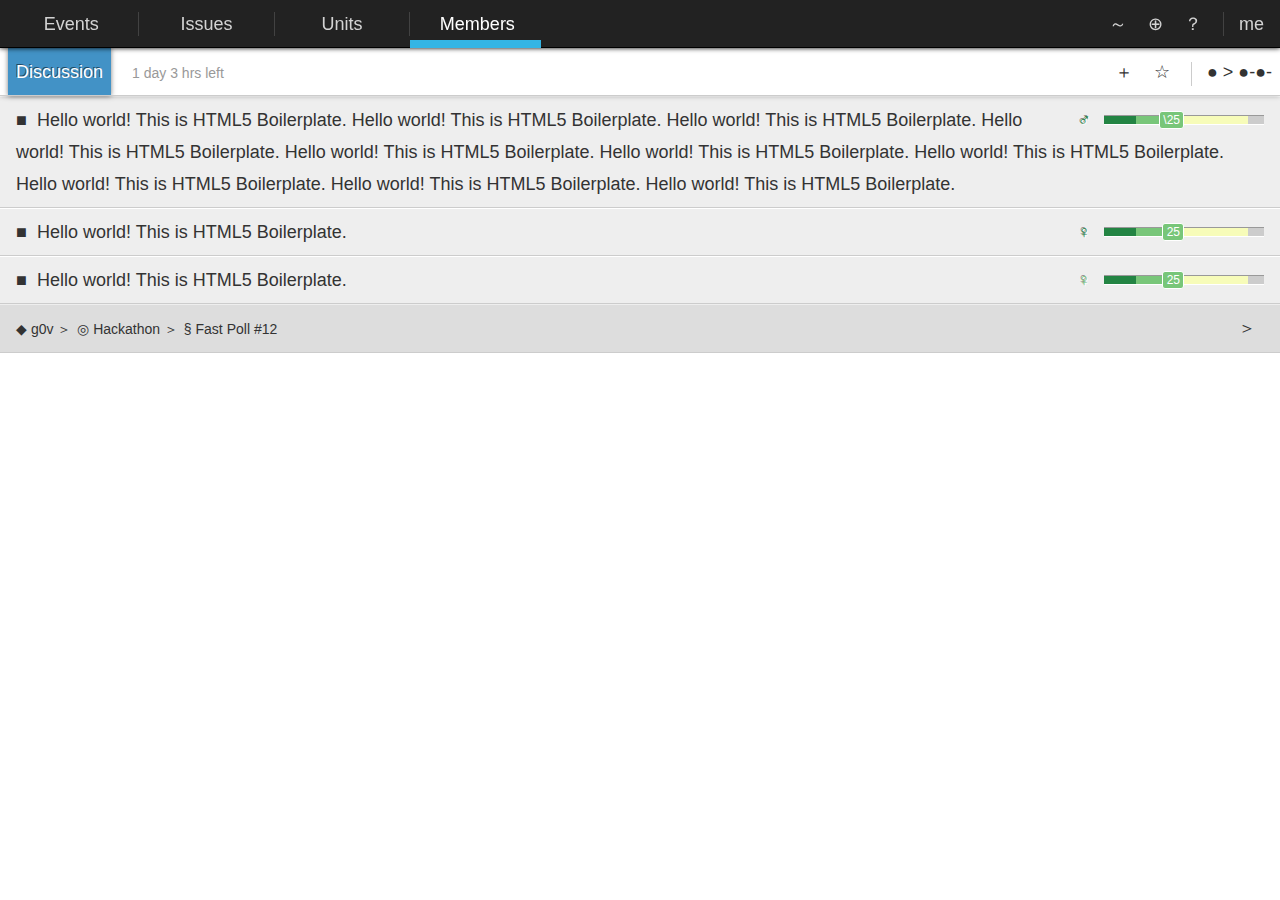
<file: members.html>
<!DOCTYPE html>
<!--[if lt IE 7]>      <html class="no-js lt-ie9 lt-ie8 lt-ie7"> <![endif]-->
<!--[if IE 7]>         <html class="no-js lt-ie9 lt-ie8"> <![endif]-->
<!--[if IE 8]>         <html class="no-js lt-ie9"> <![endif]-->
<!--[if gt IE 8]><!--> <html class="no-js"> <!--<![endif]-->
    <head>
        <meta charset="utf-8">
        <meta http-equiv="X-UA-Compatible" content="IE=edge,chrome=1">
        <title>  Members
 | pirate feedback ui redesign</title>
        <meta name="description" content="">
        <meta name="viewport" content="width=device-width">

        <!-- Place favicon.ico and apple-touch-icon.png in the root directory -->

        <link rel="stylesheet" href="css/normalize.css">
        <link rel="stylesheet" href="css/main.css">
        <script src="js/vendor/modernizr-2.6.2.min.js"></script>
    </head>
    <body>
        <!--[if lt IE 7]>
            <p class="chromeframe">You are using an <strong>outdated</strong> browser. Please <a href="http://browsehappy.com/">upgrade your browser</a> or <a href="http://www.google.com/chromeframe/?redirect=true">activate Google Chrome Frame</a> to improve your experience.</p>
        <![endif]-->

        <!-- Add your site or application content here -->

        <section class="bar nav">
            <a class="current" name="show-main-menu">  Members
</a>
            <ul class="main-menu">
                <li ><a href="events.html">Events</a></li>
                <li ><a href="index.html">Issues</a></li>
                <li ><a href="units.html">Units</a></li>
                <li   class="on"
><a href="members.html">Members</a></li>
            </ul>
            <ul class="main-menu-spinner" style="display:none">
                <li><a href="events.html">Events</a></li>
                <li><a href="index.html">Issues</a></li>
                <li><a href="units.html">Units</a></li>
                <li><a href="members.html">Members</a></li>
            </ul>
            <span class="action">
                <a class="action-icon" name="member-sorter">～</a>
                <a class="action-icon" name="search">⊕</a>
                <a class="action-icon" name="show-hint">？</a></li>
                <span class="profile-menu"><a class="action-icon" name="show-profile-menu">me</a>
                    <ul class="profile-menu-spinner" style="display:none">
                        <li><a href="">※　Profile</a></li>
                        <li><a href="">※　Settings</a></li>
                        <li><a href="">※　Admin</a></li>
                        <li><a href="">※　Logout</a></li>
                        <li><a href="">※　About</a></li>
                    </ul>
                </span>
            </span>
        </section>

        <section id="content-wrapper">

            <header class="bar level-1 issue">
                <span class="phase discussion">Discussion</span>
                <span class="time-left meta-text">1 day 3 hrs left</span>
                <span class="action">
                    <a class="action-icon">＋</a>
                    <a class="action-icon">☆</a>
                    <a class="action-delegation">● > ●-●-</a>
                </span>
            </header>
            <article class="bar level-2 initiative">
                <span class="user-status">
                    <span class="status direct-support">♂</span>
                    <span class="progress-bar">
                        <span class="progress-amount direct-support"></span>
                        <span class="progress-amount indirect-support">
                            <span class="progress-number">\25</span>
                        </span>
                        <span class="progress-amount potential-support"></span>
                    </span>
                </span>
                <span class="description-icon">■</span>
                <span>Hello world! This is HTML5 Boilerplate. Hello world! This is HTML5 Boilerplate. Hello world! This is HTML5 Boilerplate. Hello world! This is HTML5 Boilerplate. Hello world! This is HTML5 Boilerplate. Hello world! This is HTML5 Boilerplate. Hello world! This is HTML5 Boilerplate. Hello world! This is HTML5 Boilerplate. Hello world! This is HTML5 Boilerplate. Hello world! This is HTML5 Boilerplate.</span>
            </article>
            <article class="bar level-2">
                <span class="user-status">
                    <span class="status direct-support">♀</span>
                    <span class="progress-bar">
                        <span class="progress-amount direct-support"></span>
                        <span class="progress-amount indirect-support">
                            <span class="progress-number">25</span>
                        </span>
                        <span class="progress-amount potential-support"></span>
                    </span>
                </span>
                <span class="description-icon">■</span>
                <span>Hello world! This is HTML5 Boilerplate.</span>
            </article>
            <article class="bar level-2">
                <span class="user-status">
                    <span class="status indirect-support">♀</span>
                    <span class="progress-bar">
                        <span class="progress-amount direct-support"></span>
                        <span class="progress-amount indirect-support">
                            <span class="progress-number">25</span>
                        </span>
                        <span class="progress-amount potential-support"></span>
                    </span>
                </span>
                <span class="description-icon">■</span>
                <span>Hello world! This is HTML5 Boilerplate.</span>
            </article>
            <footer class="bar level-3">
                <span class="meta-text">
                    <span>◆ g0v</span>
                    <span class="description-icon">＞</span>
                    <span>◎ Hackathon</span>
                    <span class="description-icon">＞</span>
                    <span>§ Fast Poll #12</span>
                </span>
                <span class="action">
                    <a class="action-icon">＞</a>
                </span>
            </footer>
        </section>

        <!-- javascript-->
        <script src="//ajax.googleapis.com/ajax/libs/jquery/1.9.1/jquery.min.js"></script>
        <script>window.jQuery || document.write('<script src="js/vendor/jquery-1.9.1.min.js"><\/script>')</script>
        <script src="js/plugins.js"></script>
        <script src="js/main.js"></script>
        

        <!-- Google Analytics: change UA-XXXXX-X to be your site's ID. 
        <script>
            var _gaq=[['_setAccount','UA-XXXXX-X'],['_trackPageview']];
            (function(d,t){var g=d.createElement(t),s=d.getElementsByTagName(t)[0];
            g.src='//www.google-analytics.com/ga.js';
            s.parentNode.insertBefore(g,s)}(document,'script'));
        </script>
        -->
    </body>
</html>
</file>
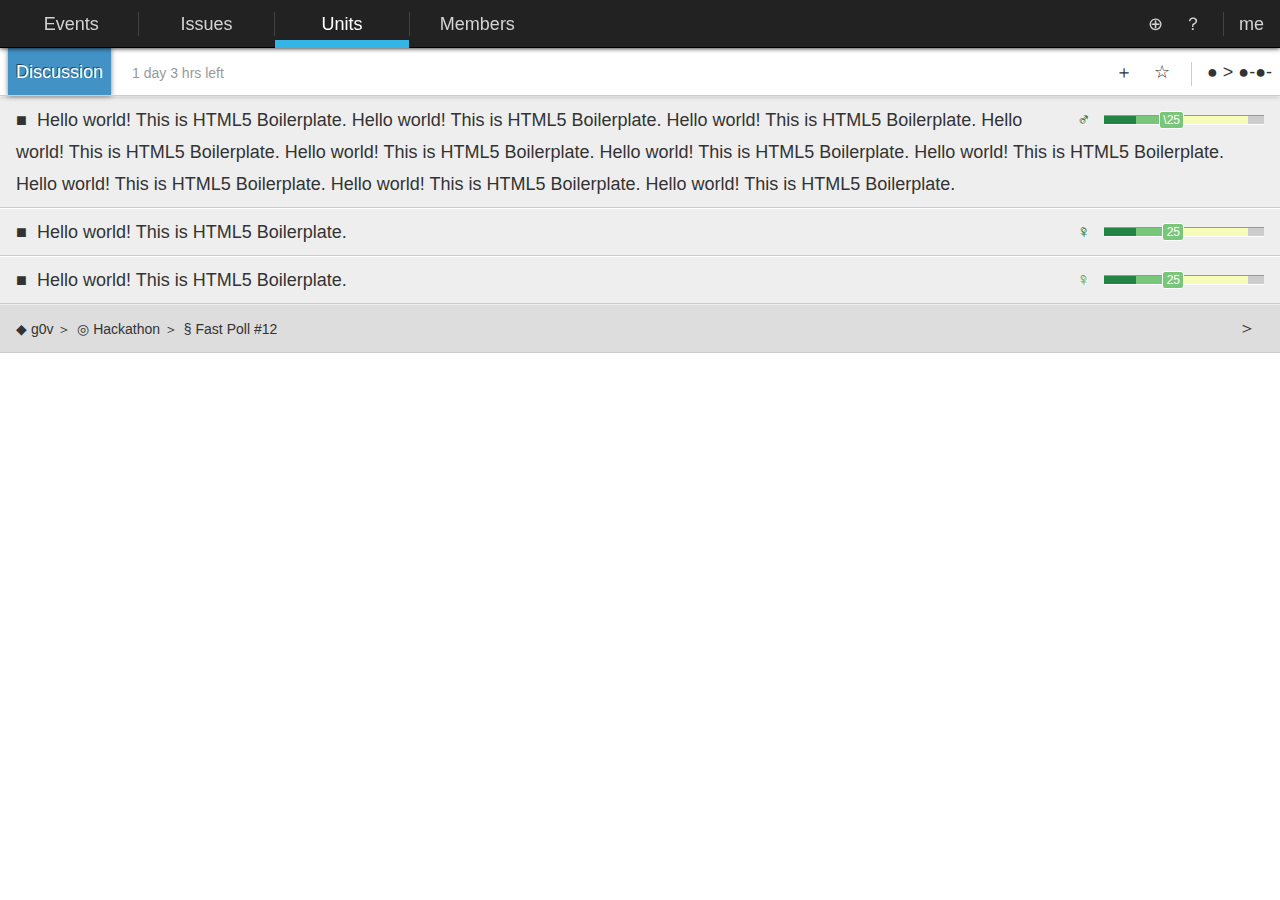
<file: units.html>
<!DOCTYPE html>
<!--[if lt IE 7]>      <html class="no-js lt-ie9 lt-ie8 lt-ie7"> <![endif]-->
<!--[if IE 7]>         <html class="no-js lt-ie9 lt-ie8"> <![endif]-->
<!--[if IE 8]>         <html class="no-js lt-ie9"> <![endif]-->
<!--[if gt IE 8]><!--> <html class="no-js"> <!--<![endif]-->
    <head>
        <meta charset="utf-8">
        <meta http-equiv="X-UA-Compatible" content="IE=edge,chrome=1">
        <title>  Units
 | pirate feedback ui redesign</title>
        <meta name="description" content="">
        <meta name="viewport" content="width=device-width">

        <!-- Place favicon.ico and apple-touch-icon.png in the root directory -->

        <link rel="stylesheet" href="css/normalize.css">
        <link rel="stylesheet" href="css/main.css">
        <script src="js/vendor/modernizr-2.6.2.min.js"></script>
    </head>
    <body>
        <!--[if lt IE 7]>
            <p class="chromeframe">You are using an <strong>outdated</strong> browser. Please <a href="http://browsehappy.com/">upgrade your browser</a> or <a href="http://www.google.com/chromeframe/?redirect=true">activate Google Chrome Frame</a> to improve your experience.</p>
        <![endif]-->

        <!-- Add your site or application content here -->

        <section class="bar nav">
            <a class="current" name="show-main-menu">  Units
</a>
            <ul class="main-menu">
                <li ><a href="events.html">Events</a></li>
                <li ><a href="index.html">Issues</a></li>
                <li   class="on"
><a href="units.html">Units</a></li>
                <li ><a href="members.html">Members</a></li>
            </ul>
            <ul class="main-menu-spinner" style="display:none">
                <li><a href="events.html">Events</a></li>
                <li><a href="index.html">Issues</a></li>
                <li><a href="units.html">Units</a></li>
                <li><a href="members.html">Members</a></li>
            </ul>
            <span class="action">
                <a class="action-icon" name="search">⊕</a>
                <a class="action-icon" name="show-hint">？</a></li>
                <span class="profile-menu"><a class="action-icon" name="show-profile-menu">me</a>
                    <ul class="profile-menu-spinner" style="display:none">
                        <li><a href="">※　Profile</a></li>
                        <li><a href="">※　Settings</a></li>
                        <li><a href="">※　Admin</a></li>
                        <li><a href="">※　Logout</a></li>
                        <li><a href="">※　About</a></li>
                    </ul>
                </span>
            </span>
        </section>

        <section id="content-wrapper">

            <header class="bar level-1 issue">
                <span class="phase discussion">Discussion</span>
                <span class="time-left meta-text">1 day 3 hrs left</span>
                <span class="action">
                    <a href="" class="action-icon">＋</a>
                    <a href="" class="action-icon">☆</a>
                    <a href="" class="action-delegation">● > ●-●-</a>
                </span>
            </header>
            <article class="bar level-2 initiative">
                <span class="user-status">
                    <span class="status direct-support">♂</span>
                    <span class="progress-bar">
                        <span class="progress-amount direct-support"></span>
                        <span class="progress-amount indirect-support">
                            <span class="progress-number">\25</span>
                        </span>
                        <span class="progress-amount potential-support"></span>
                    </span>
                </span>
                <span class="description-icon">■</span>
                <span>Hello world! This is HTML5 Boilerplate. Hello world! This is HTML5 Boilerplate. Hello world! This is HTML5 Boilerplate. Hello world! This is HTML5 Boilerplate. Hello world! This is HTML5 Boilerplate. Hello world! This is HTML5 Boilerplate. Hello world! This is HTML5 Boilerplate. Hello world! This is HTML5 Boilerplate. Hello world! This is HTML5 Boilerplate. Hello world! This is HTML5 Boilerplate.</span>
            </article>
            <article class="bar level-2">
                <span class="user-status">
                    <span class="status direct-support">♀</span>
                    <span class="progress-bar">
                        <span class="progress-amount direct-support"></span>
                        <span class="progress-amount indirect-support">
                            <span class="progress-number">25</span>
                        </span>
                        <span class="progress-amount potential-support"></span>
                    </span>
                </span>
                <span class="description-icon">■</span>
                <span>Hello world! This is HTML5 Boilerplate.</span>
            </article>
            <article class="bar level-2">
                <span class="user-status">
                    <span class="status indirect-support">♀</span>
                    <span class="progress-bar">
                        <span class="progress-amount direct-support"></span>
                        <span class="progress-amount indirect-support">
                            <span class="progress-number">25</span>
                        </span>
                        <span class="progress-amount potential-support"></span>
                    </span>
                </span>
                <span class="description-icon">■</span>
                <span>Hello world! This is HTML5 Boilerplate.</span>
            </article>
            <footer class="bar level-3">
                <span class="meta-text">
                    <span>◆ g0v</span>
                    <span class="description-icon">＞</span>
                    <span>◎ Hackathon</span>
                    <span class="description-icon">＞</span>
                    <span>§ Fast Poll #12</span>
                </span>
                <span class="action">
                    <a href="" class="action-icon">＞</a>
                </span>
            </footer>
        </section>

        <!-- javascript-->
        <script src="//ajax.googleapis.com/ajax/libs/jquery/1.9.1/jquery.min.js"></script>
        <script>window.jQuery || document.write('<script src="js/vendor/jquery-1.9.1.min.js"><\/script>')</script>
        <script src="js/plugins.js"></script>
        <script src="js/main.js"></script>
        

        <!-- Google Analytics: change UA-XXXXX-X to be your site's ID. 
        <script>
            var _gaq=[['_setAccount','UA-XXXXX-X'],['_trackPageview']];
            (function(d,t){var g=d.createElement(t),s=d.getElementsByTagName(t)[0];
            g.src='//www.google-analytics.com/ga.js';
            s.parentNode.insertBefore(g,s)}(document,'script'));
        </script>
        -->
    </body>
</html>
</file>
<file: css/main.css>
/*
 * HTML5 Boilerplate
 *
 * What follows is the result of much research on cross-browser styling.
 * Credit left inline and big thanks to Nicolas Gallagher, Jonathan Neal,
 * Kroc Camen, and the H5BP dev community and team.
 */
/* ==========================================================================
   Base styles: opinionated defaults
   ========================================================================== */
/* line 16, ../sass/main.scss */
html {
  font-size: 16px;
  color: #333;
}

/* line 25, ../sass/main.scss */
body,
button,
input,
select,
textarea {
  font-size: 1.125rem;
  line-height: 2rem;
  margin: 0;
}

/*
 * Remove text-shadow in selection highlight: h5bp.com/i
 * These selection rule sets have to be separate.
 * Customize the background color to match your design.
 */
/* line 37, ../sass/main.scss */
::-moz-selection {
  background: #b3d4fc;
  text-shadow: none;
}

/* line 42, ../sass/main.scss */
::selection {
  background: #b3d4fc;
  text-shadow: none;
}

/*
 * A better looking default horizontal rule
 */
/* line 51, ../sass/main.scss */
hr {
  display: block;
  height: 1px;
  border: 0;
  border-top: 1px solid #ccc;
  margin: 1em 0;
  padding: 0;
}

/*
 * Remove the gap between images and the bottom of their containers: h5bp.com/i/440
 */
/* line 64, ../sass/main.scss */
img {
  vertical-align: middle;
}

/*
 * Remove default fieldset styles.
 */
/* line 72, ../sass/main.scss */
fieldset {
  border: 0;
  margin: 0;
  padding: 0;
}

/*
 * Allow only vertical resizing of textareas.
 */
/* line 82, ../sass/main.scss */
textarea {
  resize: vertical;
}

/* ==========================================================================
   Chrome Frame prompt
   ========================================================================== */
/* line 90, ../sass/main.scss */
.chromeframe {
  margin: 0.2em 0;
  background: #ccc;
  color: #000;
  padding: 0.2em 0;
}

/* ==========================================================================
   Author's custom styles
   ========================================================================== */
/* line 174, ../sass/main.scss */
section,
header,
article,
footer,
aside,
div {
  -webkit-box-sizing: border-box;
  -moz-box-sizing: border-box;
  box-sizing: border-box;
}

/* line 178, ../sass/main.scss */
a {
  text-decoration: none;
  color: #333;
}

/* line 189, ../sass/main.scss */
.description-icon {
  display: inline-block;
  width: 1rem;
}

/* line 194, ../sass/main.scss */
.action {
  /* wrapper for an icon group */
  float: right;
}
/* line 197, ../sass/main.scss */
.action a {
  cursor: pointer;
}
/* line 201, ../sass/main.scss */
.action .action-icon {
  width: 2rem;
  margin: 0 0.5rem;
}
/* line 206, ../sass/main.scss */
.action .action-delegation {
  text-align: left;
  position: relative;
  margin-left: 1.5rem;
}
/* line 132, ../sass/main.scss */
.action .action-delegation {
  position: relative;
}
/* line 136, ../sass/main.scss */
.action .action-delegation::before {
  content: "";
  position: absolute;
  left: -1rem;
  top: 0;
  height: 1.5rem;
  border-left: 1px #cccccc solid;
}

/* line 214, ../sass/main.scss */
.user-status {
  float: right;
}
/* line 219, ../sass/main.scss */
.user-status .progress-bar {
  width: 10rem;
  height: 0.5rem;
  background-color: #ccc;
  display: inline-block;
  line-height: 0.5rem;
  border-top: 1px #999 solid;
  border-bottom: 1px #fff solid;
}
/* line 228, ../sass/main.scss */
.user-status .progress-bar.voting {
  height: 0;
}
/* line 233, ../sass/main.scss */
.user-status .progress-amount {
  display: inline-block;
  height: 0.5rem;
  position: relative;
  top: -2.5px;
}
/* line 238, ../sass/main.scss */
.user-status .progress-amount:not(:first-child) {
  margin-left: -0.3rem;
}
/* line 243, ../sass/main.scss */
.user-status .progress-number {
  position: absolute;
  right: 0;
  top: -0.3rem;
  height: 1rem;
  width: auto;
  padding: 0 0.2rem;
  border: 1px #fff solid;
  color: #fff;
  font-size: 0.75rem;
  line-height: 1rem;
  text-align: center;
  background-color: #fff;
  -webkit-border-radius: 3px;
  -moz-border-radius: 3px;
  -ms-border-radius: 3px;
  -o-border-radius: 3px;
  border-radius: 3px;
}
/* line 259, ../sass/main.scss */
.user-status .status {
  width: 2rem;
  margin: 0 0.5rem;
  text-shadow: rgba(0, 0, 0, 0.5) -1px -1px 0, white 1px 1px 0;
}
/* line 275, ../sass/main.scss */
.user-status .direct-support.status {
  color: #238443;
}
/* line 280, ../sass/main.scss */
.user-status .direct-support.progress-amount {
  background-color: #238443;
}
/* line 285, ../sass/main.scss */
.user-status .direct-support .progress-number {
  background-color: #238443;
}
/* line 275, ../sass/main.scss */
.user-status .indirect-support.status {
  color: #78c679;
}
/* line 280, ../sass/main.scss */
.user-status .indirect-support.progress-amount {
  background-color: #78c679;
}
/* line 285, ../sass/main.scss */
.user-status .indirect-support .progress-number {
  background-color: #78c679;
}
/* line 275, ../sass/main.scss */
.user-status .potential-support.status {
  color: #f7fcb9;
}
/* line 280, ../sass/main.scss */
.user-status .potential-support.progress-amount {
  background-color: #f7fcb9;
}
/* line 285, ../sass/main.scss */
.user-status .potential-support .progress-number {
  background-color: #f7fcb9;
}
/* line 301, ../sass/main.scss */
.user-status .direct-support.progress-amount {
  width: 20%;
}
/* line 301, ../sass/main.scss */
.user-status .indirect-support.progress-amount {
  width: 30%;
}
/* line 301, ../sass/main.scss */
.user-status .potential-support.progress-amount {
  width: 40%;
}

/* line 313, ../sass/main.scss */
.meta-text {
  font-size: 0.875rem;
}

/* line 317, ../sass/main.scss */
.status-text {
  font-size: 0.75rem;
  text-shadow: white 1 1 0;
}

/* line 322, ../sass/main.scss */
#content-wrapper {
  margin-top: 3rem;
}

/* line 326, ../sass/main.scss */
.bar {
  width: 100%;
}

/* line 330, ../sass/main.scss */
.nav {
  padding: 0.5rem;
  background-color: #222;
  color: #d3d3d3;
  position: fixed;
  top: 0;
  z-index: 9;
  height: 3rem;
  border-bottom: 1px #000 solid;
  -webkit-box-shadow: black 0 0 5px;
  -moz-box-shadow: black 0 0 5px;
  box-shadow: black 0 0 5px;
}
/* line 341, ../sass/main.scss */
.nav a {
  color: #d3d3d3;
}
/* line 346, ../sass/main.scss */
.nav a:hover, .nav a:focus, .nav a:active {
  color: #fff;
}
/* line 351, ../sass/main.scss */
.nav .current {
  display: none;
  padding: 0 1rem;
  min-width: 6rem;
  cursor: pointer;
}
/* line 358, ../sass/main.scss */
.nav ul {
  display: inline;
  margin: 0;
  padding: 0;
  border: 0;
  overflow: hidden;
  *zoom: 1;
  overflow: visible;
}
/* line 60, ../../../../Downloads/fire.app.windows.201306280124-2726eecb1e/fire.app/lib/ruby/compass_0.12/compass-0.12.2/frameworks/compass/stylesheets/compass/typography/lists/_horizontal-list.scss */
.nav ul li {
  list-style-image: none;
  list-style-type: none;
  margin-left: 0;
  white-space: nowrap;
  display: inline;
  float: left;
  padding-left: 4px;
  padding-right: 4px;
}
/* line 48, ../../../../Downloads/fire.app.windows.201306280124-2726eecb1e/fire.app/lib/ruby/compass_0.12/compass-0.12.2/frameworks/compass/stylesheets/compass/typography/lists/_horizontal-list.scss */
.nav ul li:first-child, .nav ul li.first {
  padding-left: 0;
}
/* line 49, ../../../../Downloads/fire.app.windows.201306280124-2726eecb1e/fire.app/lib/ruby/compass_0.12/compass-0.12.2/frameworks/compass/stylesheets/compass/typography/lists/_horizontal-list.scss */
.nav ul li:last-child {
  padding-right: 0;
}
/* line 50, ../../../../Downloads/fire.app.windows.201306280124-2726eecb1e/fire.app/lib/ruby/compass_0.12/compass-0.12.2/frameworks/compass/stylesheets/compass/typography/lists/_horizontal-list.scss */
.nav ul li.last {
  padding-right: 0;
}
/* line 366, ../sass/main.scss */
.nav ul a {
  display: block;
  text-align: center;
}
/* line 373, ../sass/main.scss */
.nav .main-menu li {
  width: 10%;
  min-width: 6rem;
}
/* line 377, ../sass/main.scss */
.nav .main-menu li:not(:first-child) {
  margin-left: 1px;
}
/* line 132, ../sass/main.scss */
.nav .main-menu li:not(:first-child) {
  position: relative;
}
/* line 136, ../sass/main.scss */
.nav .main-menu li:not(:first-child)::before {
  content: "";
  position: absolute;
  left: -1px;
  top: 0.25rem;
  height: 1.5rem;
  border-left: 1px #424242 solid;
}
/* line 382, ../sass/main.scss */
.nav .main-menu li.on {
  border-bottom: 0.5rem #33B5E5 solid;
}
/* line 384, ../sass/main.scss */
.nav .main-menu li.on a {
  color: #fff;
}
/* line 391, ../sass/main.scss */
.nav .main-menu-spinner {
  display: none;
  position: absolute;
  left: 0.5rem;
  right: auto;
  top: 3rem;
  border-width: 0 1px 1px 1px;
  border-color: #000;
  border-style: solid;
  overflow: hidden;
  -webkit-box-sizing: border-box;
  -moz-box-sizing: border-box;
  box-sizing: border-box;
  -webkit-box-shadow: black 0 0 5px;
  -moz-box-shadow: black 0 0 5px;
  box-shadow: black 0 0 5px;
  -webkit-border-radius: 3px;
  -moz-border-radius: 3px;
  -ms-border-radius: 3px;
  -o-border-radius: 3px;
  border-radius: 3px;
}
/* line 398, ../sass/main.scss */
.nav .main-menu-spinner li {
  background-color: #282828;
  display: block;
  width: auto;
  height: 3rem;
  margin: 0;
  padding: 0.5rem 1rem;
  float: none;
  border-top: 1px #3e3e3e solid;
  border-bottom: 0;
  -webkit-box-sizing: border-box;
  -moz-box-sizing: border-box;
  box-sizing: border-box;
  width: auto;
  padding: 0.5rem 1rem;
}
/* line 404, ../sass/main.scss */
.nav .main-menu-spinner li:first-child {
  padding-left: 1rem;
}
/* line 408, ../sass/main.scss */
.nav .main-menu-spinner li a {
  display: block;
  text-align: left;
  margin-right: 1rem;
}
/* line 417, ../sass/main.scss */
.nav .action a.action-icon {
  margin: 0 0.5rem;
}
/* line 421, ../sass/main.scss */
.nav .action .profile-menu {
  display: inline-block;
  line-height: 2rem;
  margin-left: 1rem;
}
/* line 132, ../sass/main.scss */
.nav .action .profile-menu {
  position: relative;
}
/* line 136, ../sass/main.scss */
.nav .action .profile-menu::before {
  content: "";
  position: absolute;
  left: -0.5rem;
  top: 0.25rem;
  height: 1.5rem;
  border-left: 1px #424242 solid;
}
/* line 427, ../sass/main.scss */
.nav .action .profile-menu ul {
  position: absolute;
  left: auto;
  right: 0;
  top: 2.5rem;
  border-width: 0 1px 1px 1px;
  border-color: #000;
  border-style: solid;
  overflow: hidden;
  -webkit-box-sizing: border-box;
  -moz-box-sizing: border-box;
  box-sizing: border-box;
  -webkit-box-shadow: black 0 0 5px;
  -moz-box-shadow: black 0 0 5px;
  box-shadow: black 0 0 5px;
  -webkit-border-radius: 3px;
  -moz-border-radius: 3px;
  -ms-border-radius: 3px;
  -o-border-radius: 3px;
  border-radius: 3px;
}
/* line 433, ../sass/main.scss */
.nav .action .profile-menu ul li {
  background-color: #282828;
  display: block;
  width: auto;
  height: 3rem;
  margin: 0;
  padding: 0.5rem 1rem;
  float: none;
  border-top: 1px #3e3e3e solid;
  border-bottom: 0;
  -webkit-box-sizing: border-box;
  -moz-box-sizing: border-box;
  box-sizing: border-box;
}
/* line 437, ../sass/main.scss */
.nav .action .profile-menu ul li a {
  text-align: left;
}
/* line 445, ../sass/main.scss */
.nav .highlight {
  border-bottom: 6px #33B5E5;
}

/* line 452, ../sass/main.scss */
.level-1 {
  background-color: #fff;
  padding: 0 0.5rem;
  z-index: 8;
  -webkit-box-shadow: rgba(0, 0, 0, 0.3) 0 0 5px;
  -moz-box-shadow: rgba(0, 0, 0, 0.3) 0 0 5px;
  box-shadow: rgba(0, 0, 0, 0.3) 0 0 5px;
}
/* line 117, ../sass/main.scss */
.level-1 {
  position: relative;
}
/* line 121, ../sass/main.scss */
.level-1::after {
  content: "";
  position: absolute;
  left: 0;
  bottom: 0;
  width: 100%;
  border-bottom: 1px #cccccc solid;
}
/* line 459, ../sass/main.scss */
.level-1 .phase {
  height: 3rem;
  padding: 0.5rem;
  margin-right: 1rem;
  display: inline-block;
  color: #fff;
  text-shadow: rgba(0, 0, 0, 0.5) -1px -1px 0;
  -webkit-box-sizing: border-box;
  -moz-box-sizing: border-box;
  box-sizing: border-box;
  -webkit-box-shadow: rgba(0, 0, 0, 0.5) 0 0 5px;
  -moz-box-shadow: rgba(0, 0, 0, 0.5) 0 0 5px;
  box-shadow: rgba(0, 0, 0, 0.5) 0 0 5px;
}
/* line 469, ../sass/main.scss */
.level-1 .phase.admission {
  background-color: #6BAED6;
}
/* line 472, ../sass/main.scss */
.level-1 .phase.discussion {
  background-color: #4292C6;
}
/* line 475, ../sass/main.scss */
.level-1 .phase.verification {
  background-color: #2171B5;
}
/* line 478, ../sass/main.scss */
.level-1 .phase.voting {
  background-color: #08519C;
}
/* line 483, ../sass/main.scss */
.level-1 .time-left {
  color: #999;
}
/* line 487, ../sass/main.scss */
.level-1 .action {
  margin-top: 0.5rem;
}

/* line 492, ../sass/main.scss */
.level-2 {
  background-color: #eee;
  padding: 0.5rem 1rem;
}
/* line 102, ../sass/main.scss */
.level-2 {
  position: relative;
}
/* line 106, ../sass/main.scss */
.level-2::before {
  content: "";
  position: absolute;
  left: 0;
  top: 0;
  width: 100%;
  border-top: 1px white solid;
}
/* line 117, ../sass/main.scss */
.level-2 {
  position: relative;
}
/* line 121, ../sass/main.scss */
.level-2::after {
  content: "";
  position: absolute;
  left: 0;
  bottom: 0;
  width: 100%;
  border-bottom: 1px #cccccc solid;
}

/* line 499, ../sass/main.scss */
.level-3 {
  background-color: #ddd;
  padding: 0.5rem 1rem;
}
/* line 102, ../sass/main.scss */
.level-3 {
  position: relative;
}
/* line 106, ../sass/main.scss */
.level-3::before {
  content: "";
  position: absolute;
  left: 0;
  top: 0;
  width: 100%;
  border-top: 1px #eeeeee solid;
}
/* line 117, ../sass/main.scss */
.level-3 {
  position: relative;
}
/* line 121, ../sass/main.scss */
.level-3::after {
  content: "";
  position: absolute;
  left: 0;
  bottom: 0;
  width: 100%;
  border-bottom: 1px #cccccc solid;
}

/* line 506, ../sass/main.scss */
.level-4 {
  background-color: #ccc;
  padding: 0.5rem 1rem;
}
/* line 102, ../sass/main.scss */
.level-4 {
  position: relative;
}
/* line 106, ../sass/main.scss */
.level-4::before {
  content: "";
  position: absolute;
  left: 0;
  top: 0;
  width: 100%;
  border-top: 1px #dddddd solid;
}
/* line 117, ../sass/main.scss */
.level-4 {
  position: relative;
}
/* line 121, ../sass/main.scss */
.level-4::after {
  content: "";
  position: absolute;
  left: 0;
  bottom: 0;
  width: 100%;
  border-bottom: 1px #cccccc solid;
}

/* line 514, ../sass/main.scss */
.issue-detail-title .level-1 {
  position: fixed;
  top: 3rem;
}

/* line 520, ../sass/main.scss */
.issue-detail-content {
  margin-top: 6rem;
}

/* line 525, ../sass/main.scss */
.initiative-wrapper .initiative-title {
  background-color: #fff;
  -webkit-box-shadow: rgba(0, 0, 0, 0.3) 0 0 5px;
  -moz-box-shadow: rgba(0, 0, 0, 0.3) 0 0 5px;
  box-shadow: rgba(0, 0, 0, 0.3) 0 0 5px;
}

/* ==========================================================================
   Helper classes
   ========================================================================== */
/*
 * Image replacement
 */
/* line 541, ../sass/main.scss */
.ir {
  background-color: transparent;
  border: 0;
  overflow: hidden;
  /* IE 6/7 fallback */
  *text-indent: -9999px;
}

/* line 549, ../sass/main.scss */
.ir:before {
  content: "";
  display: block;
  width: 0;
  height: 150%;
}

/*
 * Hide from both screenreaders and browsers: h5bp.com/u
 */
/* line 560, ../sass/main.scss */
.hidden {
  display: none !important;
  visibility: hidden;
}

/*
 * Hide only visually, but have it available for screenreaders: h5bp.com/v
 */
/* line 569, ../sass/main.scss */
.visuallyhidden {
  border: 0;
  clip: rect(0 0 0 0);
  height: 1px;
  margin: -1px;
  overflow: hidden;
  padding: 0;
  position: absolute;
  width: 1px;
}

/*
 * Extends the .visuallyhidden class to allow the element to be focusable
 * when navigated to via the keyboard: h5bp.com/p
 */
/* line 586, ../sass/main.scss */
.visuallyhidden.focusable:active,
.visuallyhidden.focusable:focus {
  clip: auto;
  height: auto;
  margin: 0;
  overflow: visible;
  position: static;
  width: auto;
}

/*
 * Hide visually and from screenreaders, but maintain layout
 */
/* line 599, ../sass/main.scss */
.invisible {
  visibility: hidden;
}

/*
 * Clearfix: contain floats
 *
 * For modern browsers
 * 1. The space content is one way to avoid an Opera bug when the
 *    `contenteditable` attribute is included anywhere else in the document.
 *    Otherwise it causes space to appear at the top and bottom of elements
 *    that receive the `clearfix` class.
 * 2. The use of `table` rather than `block` is only necessary if using
 *    `:before` to contain the top-margins of child elements.
 */
/* line 616, ../sass/main.scss */
.clearfix:before,
.clearfix:after {
  content: " ";
  /* 1 */
  display: table;
  /* 2 */
}

/* line 621, ../sass/main.scss */
.clearfix:after {
  clear: both;
}

/*
 * For IE 6/7 only
 * Include this rule to trigger hasLayout and contain floats.
 */
/* line 630, ../sass/main.scss */
.clearfix {
  *zoom: 1;
}

/* ==========================================================================
   EXAMPLE Media Queries for Responsive Design.
   These examples override the primary ('mobile first') styles.
   Modify as content requires.
   ========================================================================== */
@media only screen and (max-width: 45rem) {
  /* Style adjustments for viewports that meet the condition */
  /* line 643, ../sass/main.scss */
  .bar.nav .current {
    display: inline-block;
  }
  /* line 647, ../sass/main.scss */
  .bar.nav ul.main-menu {
    display: none;
  }
  /* line 651, ../sass/main.scss */
  .bar.nav ul.main-menu-spinner {
    display: inline-block;
  }

  /* line 657, ../sass/main.scss */
  .user-status .progress-bar {
    width: auto;
    background: none;
    border: none;
  }
  /* line 671, ../sass/main.scss */
  .user-status .progress-amount:not(:first-child) {
    margin-left: 0;
  }
  /* line 677, ../sass/main.scss */
  .user-status .progress-amount.direct-support, .user-status .progress-amount.indirect-support, .user-status .progress-amount.potential-support {
    width: auto;
  }
  /* line 682, ../sass/main.scss */
  .user-status .progress-number {
    position: relative;
  }
}
@media print, (-o-min-device-pixel-ratio: 5 / 4), (-webkit-min-device-pixel-ratio: 1.25), (min-resolution: 120dpi) {
  /* Style adjustments for high resolution devices */
}
/* ==========================================================================
   Print styles.
   Inlined to avoid required HTTP connection: h5bp.com/r
   ========================================================================== */
@media print {
  /* line 713, ../sass/main.scss */
  * {
    background: transparent !important;
    color: #000 !important;
    /* Black prints faster: h5bp.com/s */
    box-shadow: none !important;
    text-shadow: none !important;
  }

  /* line 721, ../sass/main.scss */
  a,
  a:visited {
    text-decoration: underline;
  }

  /* line 725, ../sass/main.scss */
  a[href]:after {
    content: " (" attr(href) ")";
  }

  /* line 729, ../sass/main.scss */
  abbr[title]:after {
    content: " (" attr(title) ")";
  }

  /*
   * Don't show links for images, or javascript/internal links
   */
  /* line 739, ../sass/main.scss */
  .ir a:after,
  a[href^="javascript:"]:after,
  a[href^="#"]:after {
    content: "";
  }

  /* line 744, ../sass/main.scss */
  pre,
  blockquote {
    border: 1px solid #999;
    page-break-inside: avoid;
  }

  /* line 749, ../sass/main.scss */
  thead {
    display: table-header-group;
    /* h5bp.com/t */
  }

  /* line 754, ../sass/main.scss */
  tr,
  img {
    page-break-inside: avoid;
  }

  /* line 758, ../sass/main.scss */
  img {
    max-width: 100% !important;
  }

  @page {
    margin: 0.5cm;
}

  /* line 768, ../sass/main.scss */
  p,
  h2,
  h3 {
    orphans: 3;
    widows: 3;
  }

  /* line 774, ../sass/main.scss */
  h2,
  h3 {
    page-break-after: avoid;
  }
}
</file>
